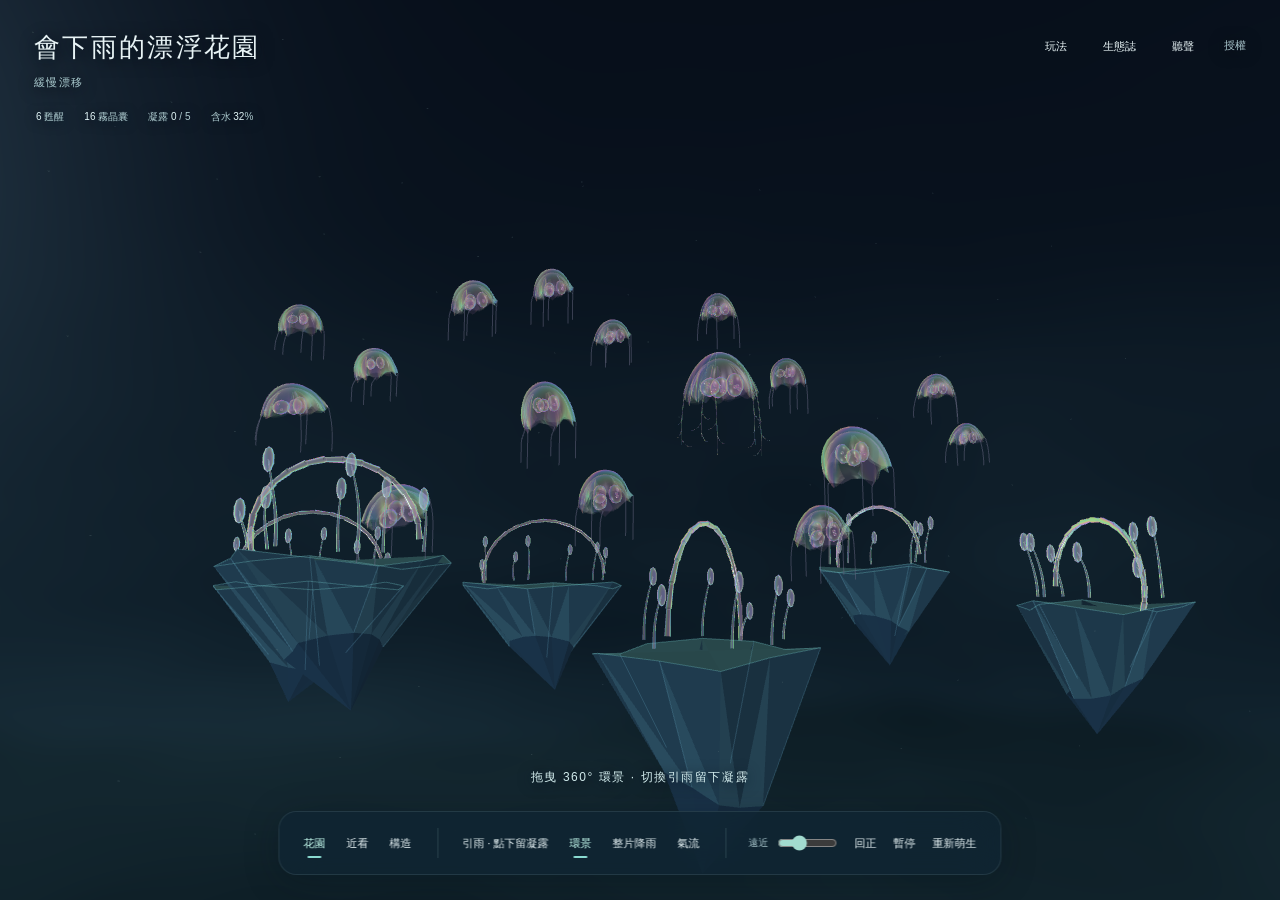
<file: index.html>
<!doctype html>
<html lang="zh-Hant">
<head>
<meta charset="utf-8"><meta name="viewport" content="width=device-width,initial-scale=1,viewport-fit=cover">
<meta name="description" content="走進會下雨的漂浮花園。用游標引雨、留下凝露、喚醒霧晶囊，在浮島與雲霧間養出自己的花園。">
<title>會下雨的漂浮花園</title><link rel="icon" href="data:,">
<link rel="stylesheet" href="assets/garden.css?v=20261126-voices">
</head>
<body>
<main id="exhibit">
<canvas id="canvas" data-mode="habitat" tabindex="0" aria-label="漂浮花園互動場景，移動引雨、點擊放置凝露點"></canvas>
<header><div><h1>會下雨的漂浮花園</h1><p id="status" role="status">霧正慢慢聚起</p></div><div class="header-actions"><button id="help" aria-expanded="false" aria-controls="guide">玩法</button><button id="field-guide-toggle" aria-expanded="false" aria-controls="field-guide">生態誌</button><button id="sound-toggle" aria-pressed="false" aria-describedby="sound-status">聽聲</button><a href="licenses.html">授權</a></div></header>
<span id="sound-status" class="sound-status" role="status"></span>
<div class="life-readings"><span><b id="awake">0</b> 甦醒</span><span><b id="count">16</b> 霧晶囊</span><span>凝露 <b id="dew-count">0</b> / 5</span><span>含水 <b id="water">0</b>%</span></div>
<aside id="guide" hidden><button class="close-guide" onclick="document.getElementById('help').click()" aria-label="關閉玩法">×</button><h2>留下一點雨，花園就會靠近</h2><p>移動游標，讓細雨落在生物身旁。</p><p>點一下，留下一朵凝露。牠們會靠過來，慢慢張開。凝露維持約半分鐘，再逐漸蒸散。</p><p>持續補水，看看有沒有新的小霧晶囊誕生。</p><p>拖曳即可繞花園一整圈，上下拖看天空與浮島底部。滾輪調整遠近。切換「引雨」再點下留凝露，或按住滑鼠右鍵轉動。</p><p>WASD 或方向鍵，引導最亮的一隻霧晶囊。</p><p>按「聽聲」後再引雨，聽濕褶瓣在展開時輕彈。</p><p class="small">空白鍵暫停　R 重新萌生　Esc 收起說明</p></aside>
<aside id="anatomy" hidden><div class="anatomy-tabs"><button id="whole" aria-pressed="true">全貌</button><button id="membrane" aria-pressed="false">外膜</button><button id="chambers" aria-pressed="false">囊室</button><button id="filaments" aria-pressed="false">細絲</button></div><h2 id="part-title">霧晶囊</h2><p id="part-description"></p></aside>
<aside id="field-guide" aria-labelledby="field-guide-title" hidden>
  <button id="field-guide-close" class="close-guide" aria-label="關閉生態誌">×</button>
  <h2 id="field-guide-title">霧晶囊生態誌</h2>
  <p>人類消失五百年後，多姆山的雨把岩縫、薄水膜和低層雲霧連在一起。每一次起霧，花園都可能在另一處重新長出。</p>
  <div class="field-list">
    <details open>
      <summary>凝露簧</summary>
      <p>凝露拉住兩道褶瓣。水珠滑落時，褶邊回彈，發出短促的振動。較重的濕褶彈得沉，小芽脫落時只有輕輕一下。</p>
      <p>外膜保水，分岔細絲接霧，三個內部區域分別緩衝水分、儲存可用碳與長芽。凝露簧由導水的褶邊演化而來，排水也能減少外滴的拖拉。</p>
    </details>
    <details>
      <summary>在霧與岩面之間長大</summary>
      <p>小芽卡在苔槽、岩縫或玻璃刮痕，吸水後展開。水、有機碳與氧氣都足夠時，母體才長出下一顆芽。暴雨會沖走聚落，短暫的乾期有些芽能折起休眠。</p>
      <p>少數小芽隨微小雨濺進入空氣，被氣流帶到霧裡。合滴和飽水也讓牠們更容易隨雨回到坡面。</p>
    </details>
    <details>
      <summary>濕絲上的回聲</summary>
      <p>相鄰個體共用水膜時，一隻的褶邊回彈可拉動另一隻的細絲。溶質也會留在小滴裡，累積到一定程度才影響附著。水橋一斷，回聲就停下。</p>
      <p>個體離開後，吸水膠會在岩面留下濕痕。下一次起霧，濕痕先吸到水，可能讓後來的芽在同一處落腳。</p>
    </details>
    <details>
      <summary>同一種生物，不同的棲位</summary>
      <p>長絲型擅長在背風的濕縫接住水，長絲也更容易被風拖裂。短褶型常見於乾濕交替的外坡，收得更緊，能搭出的水橋也更少。</p>
    </details>
    <details>
      <summary>花園裡的鄰居</summary>
      <p>貼在石面上的近緣霧脊囊幾乎沉默。苔槽藻在有光的薄水膜生長，老化的膜和藻體在濕縫中被分解。裂膜食滴蟲在濕處尋找外露的芽，讓密集聚落也有被吃掉的代價。</p>
    </details>
  </div>
  <div class="listen-preview">
    <h3>近聽花園</h3>
    <p>聽不同個體的褶瓣怎麼顫動。水分、褶片的厚薄與接觸位置都會改變音色。</p>
    <label class="clip-selection">片段
      <select id="garden-clip">
        <option value="05-garden.wav">整段花園 · 26 秒</option>
        <option value="01-individuals.wav">三隻個體</option>
        <option value="02-wet-fold.wav">同一隻從回濕到卸露</option>
        <option value="03-filament-chain.wav">濕絲接力與斷開</option>
        <option value="04-buds.wav">兩顆小芽</option>
      </select>
    </label>
    <audio id="garden-preview" controls preload="none" src="./assets/audio/05-garden.wav" aria-label="霧晶囊聲音試聽"></audio>
  </div>
</aside>
<div id="loading"><p id="load-state">雲帶正在甦醒…</p></div>
<footer>
<div class="view-controls"><button id="colony" aria-pressed="true">花園</button><button id="single" aria-pressed="false">近看</button><button id="inspect" aria-expanded="false" aria-controls="anatomy" aria-pressed="false">構造</button></div>
<div class="tools" aria-label="花園操作"><button id="water-mode" aria-pressed="false">引雨 · 點下留凝露</button><button id="orbit-mode" aria-pressed="true">環景</button><button id="rain">整片降雨</button><button id="wind" aria-pressed="false">氣流</button></div>
<div class="utility"><label>遠近<input id="zoom" aria-label="觀察遠近" type="range" min="65" max="180" value="100"></label><button id="front">回正</button><button id="pause" aria-pressed="false">暫停</button><button id="reset">重新萌生</button></div>
</footer>
<p class="hint" id="hint">拖曳 360° 環景 · 切換引雨留下凝露</p>
</main>
<noscript>請啟用 JavaScript 進入花園。</noscript>
<script type="module">
import {connectGardenAudio} from './assets/garden-audio.js?v=20261126-voices';

const canvas = document.getElementById('canvas');
const guide = document.getElementById('field-guide');
const guideToggle = document.getElementById('field-guide-toggle');
const guideClose = document.getElementById('field-guide-close');
const preview = document.getElementById('garden-preview');
const audioBase = new URL('./assets/audio/', import.meta.url);
document.getElementById('garden-clip').addEventListener('change', event => {
 preview.src = new URL(event.target.value, audioBase);
});

function toggleGuide(open) {
 if (open) {
   for (const id of ['help', 'inspect']) {
     const button = document.getElementById(id);
     if (button.getAttribute('aria-expanded') === 'true') button.click();
   }
 }
 guide.hidden = !open;
 guideToggle.setAttribute('aria-expanded', String(open));
 if (open) guideClose.focus();
 else {
   preview.pause();
   guideToggle.focus();
 }
}
guideToggle.addEventListener('click', () => toggleGuide(guide.hidden));
guideClose.addEventListener('click', () => toggleGuide(false));
guide.addEventListener('keydown', event => {
 if (event.key !== 'Escape') event.stopPropagation();
});
for (const id of ['help', 'inspect']) {
 document.getElementById(id).addEventListener('click', () => {
   if (guide.hidden) return;
   toggleGuide(false);
   document.getElementById(id).focus();
 });
}
document.addEventListener('keydown', event => {
 if (event.key === 'Escape' && !guide.hidden) toggleGuide(false);
});

try {
 const {default:init}=await import('./assets/mist_garden.js?v=20261126-voices');
 await init({module_or_path:new URL('./assets/mist_garden_bg.wasm?v=20261126-voices',import.meta.url)});
 connectGardenAudio(canvas, document.getElementById('sound-toggle'), preview);
 canvas.addEventListener('pointerdown',()=>document.getElementById('hint').classList.add('used'),{once:true});
} catch(error) {document.getElementById('load-state').textContent='花園暫時無法啟動，請重新整理或使用支援 WebGL2 的瀏覽器。';console.error(error);}
</script>
</body></html>
</file>
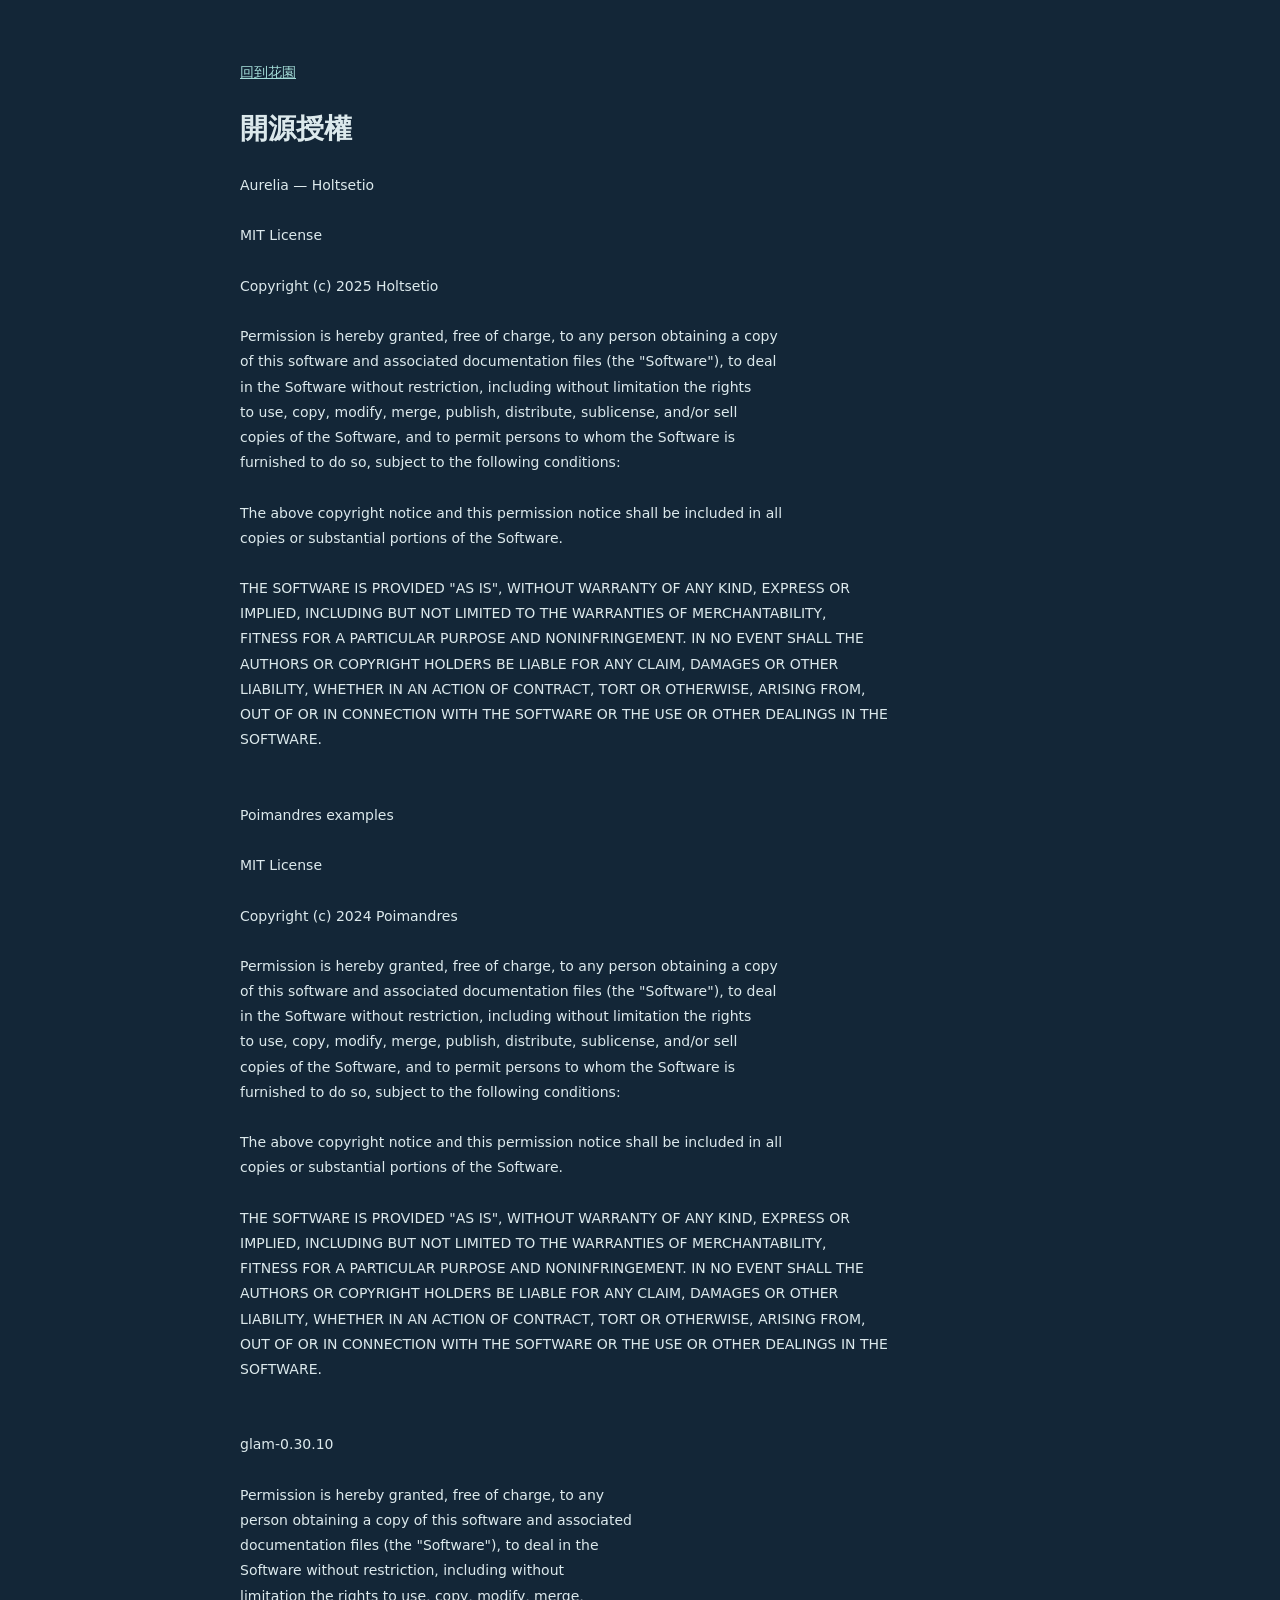
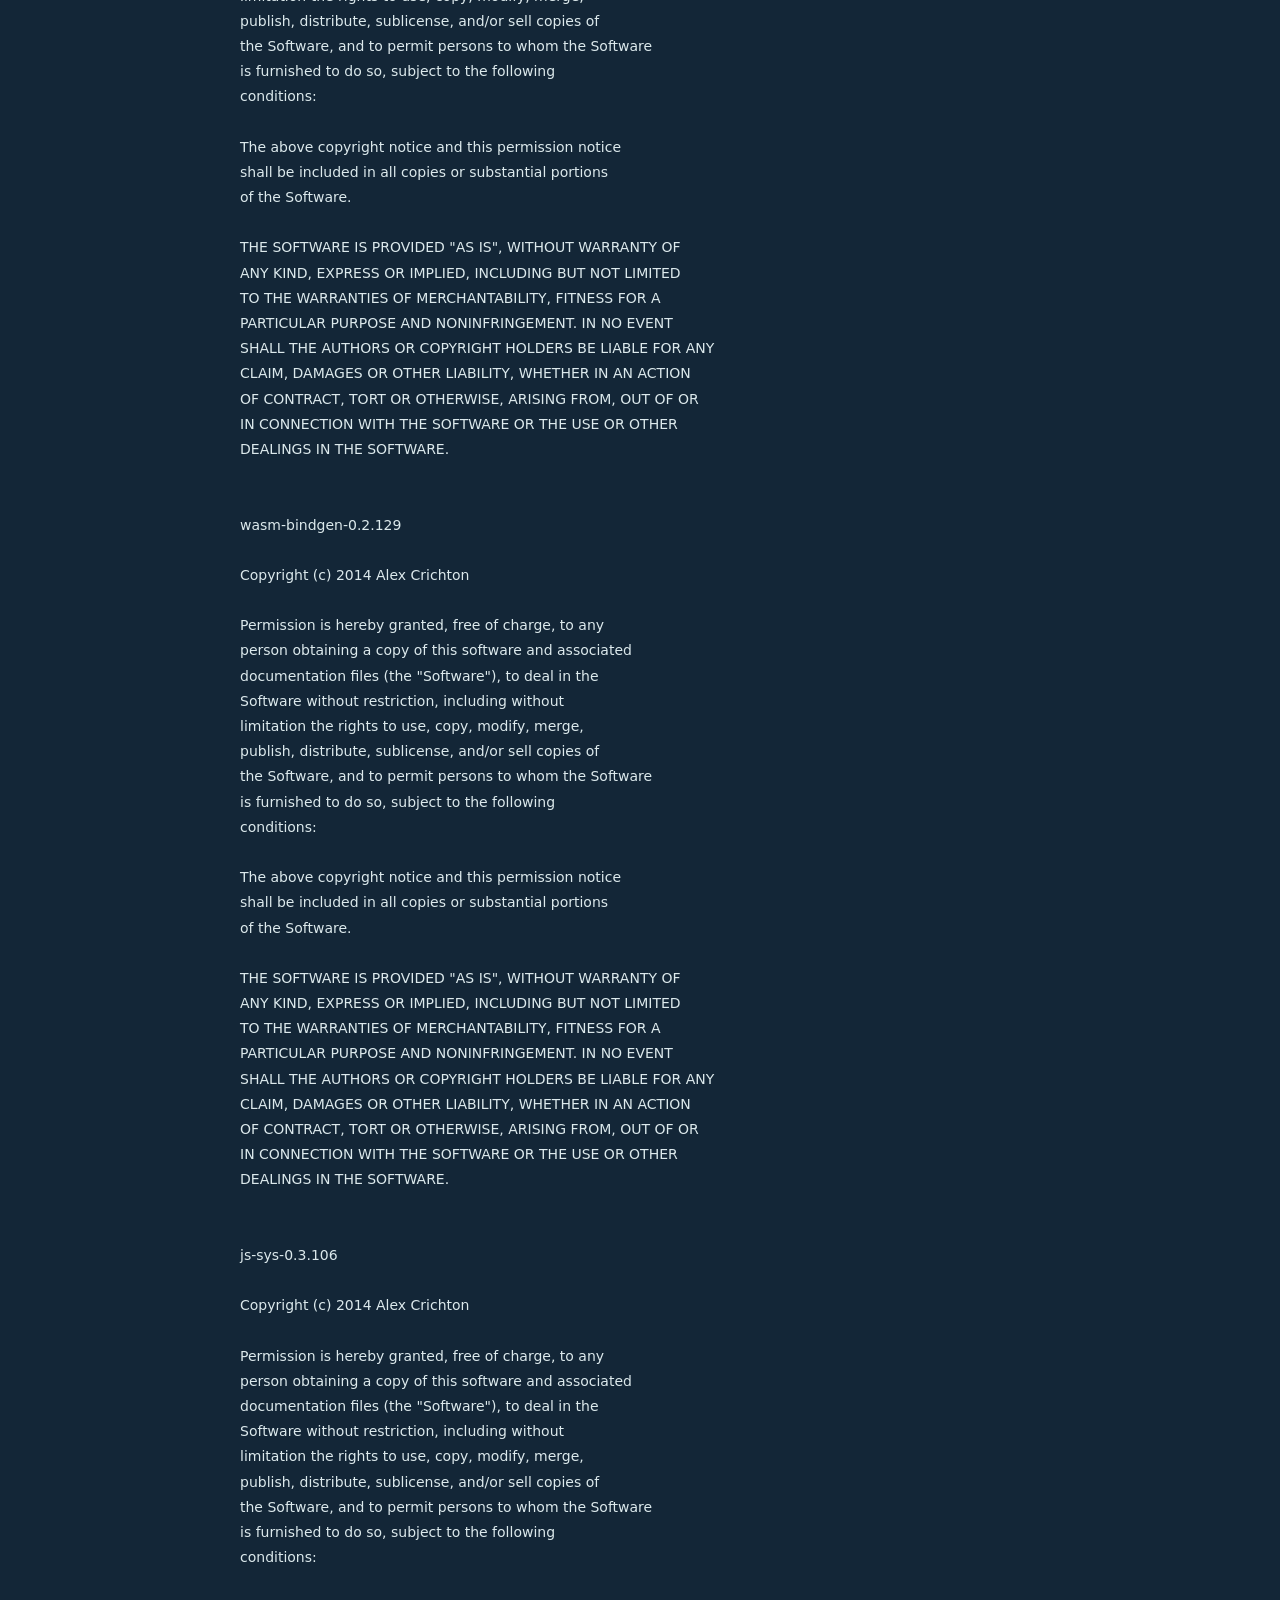
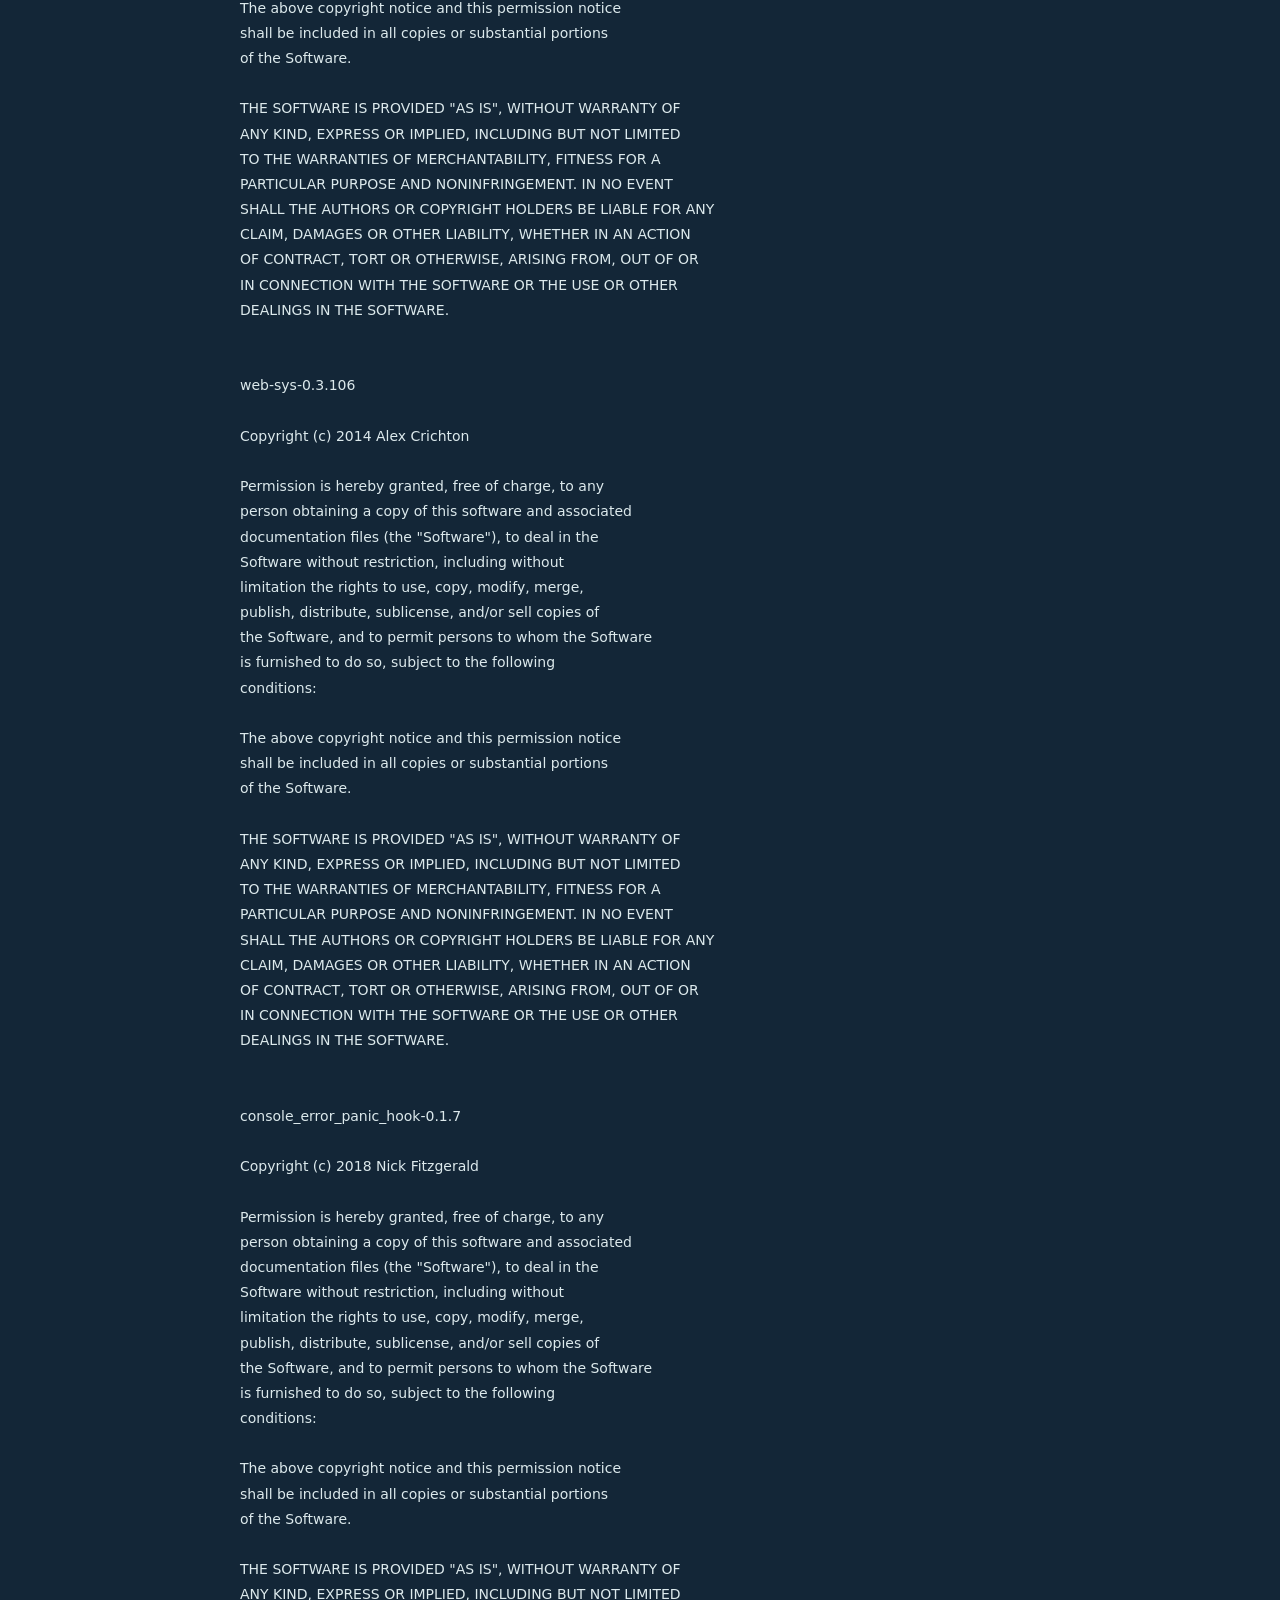
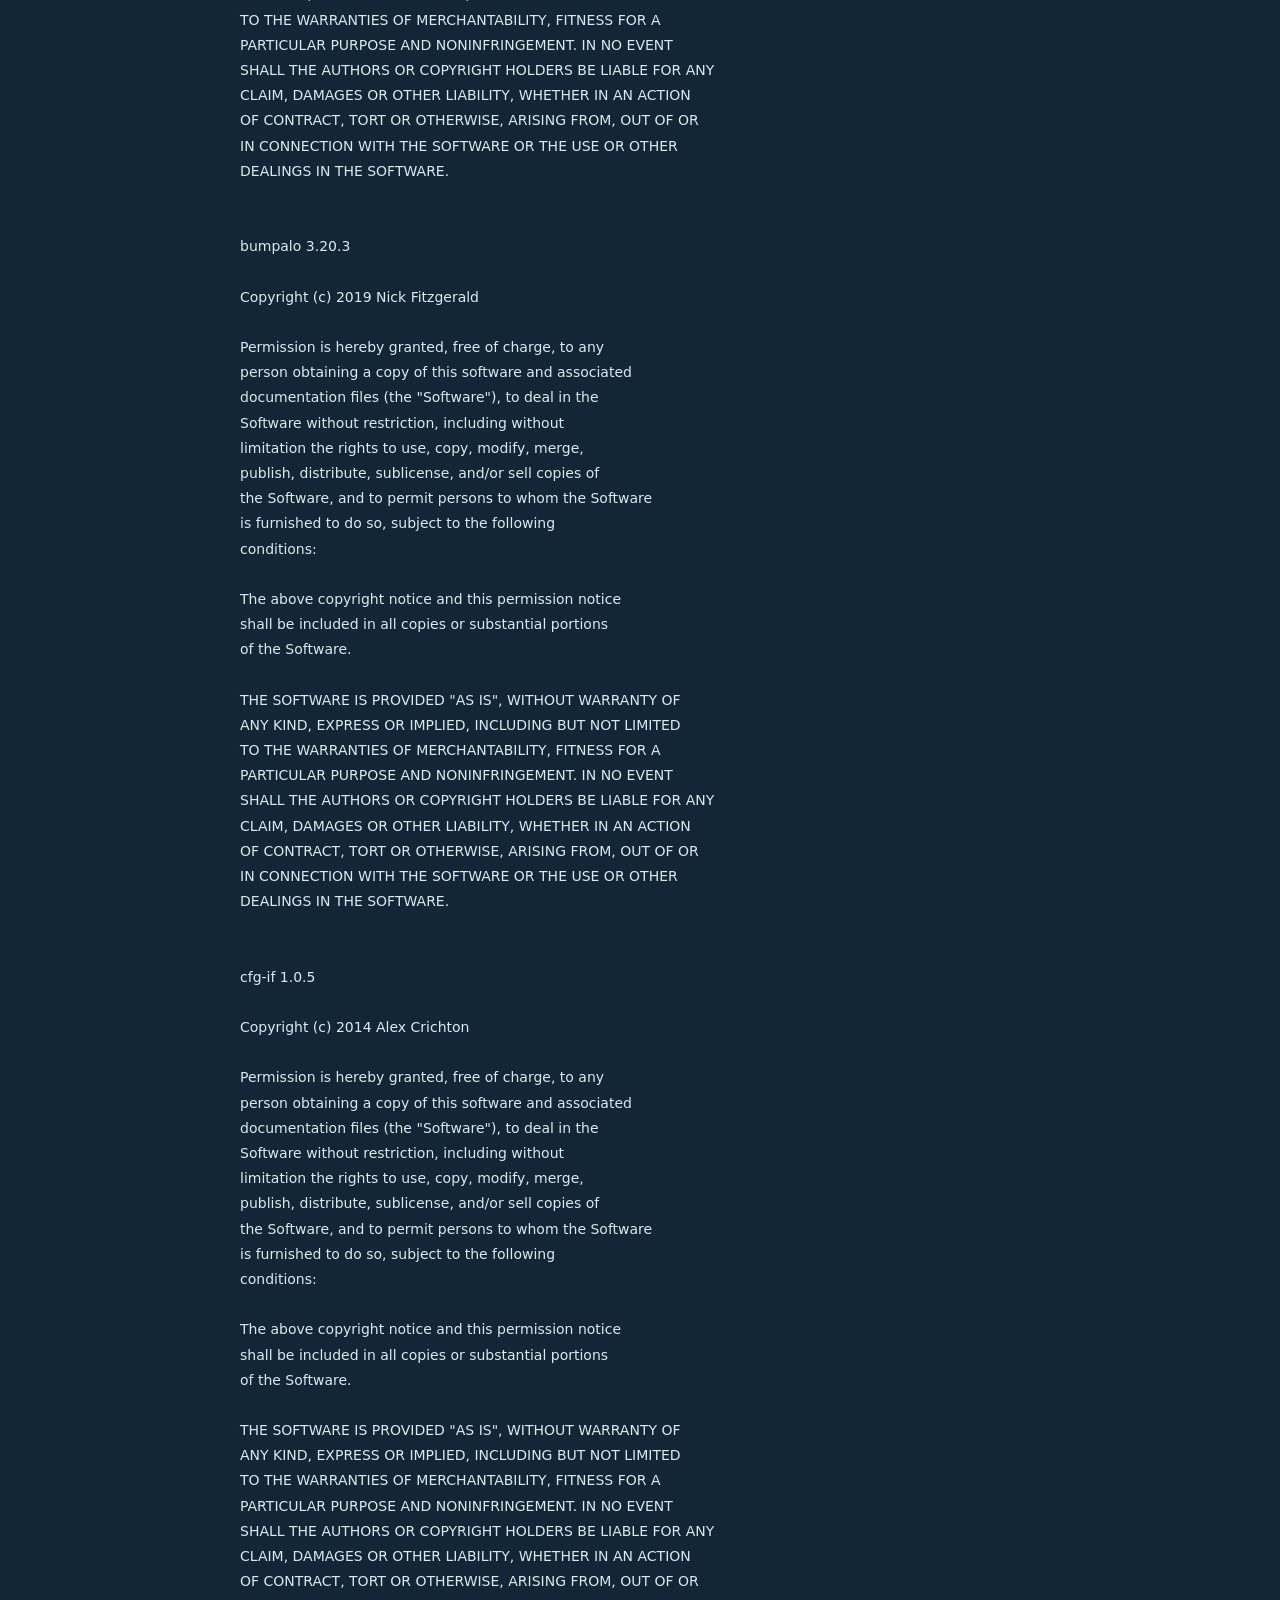
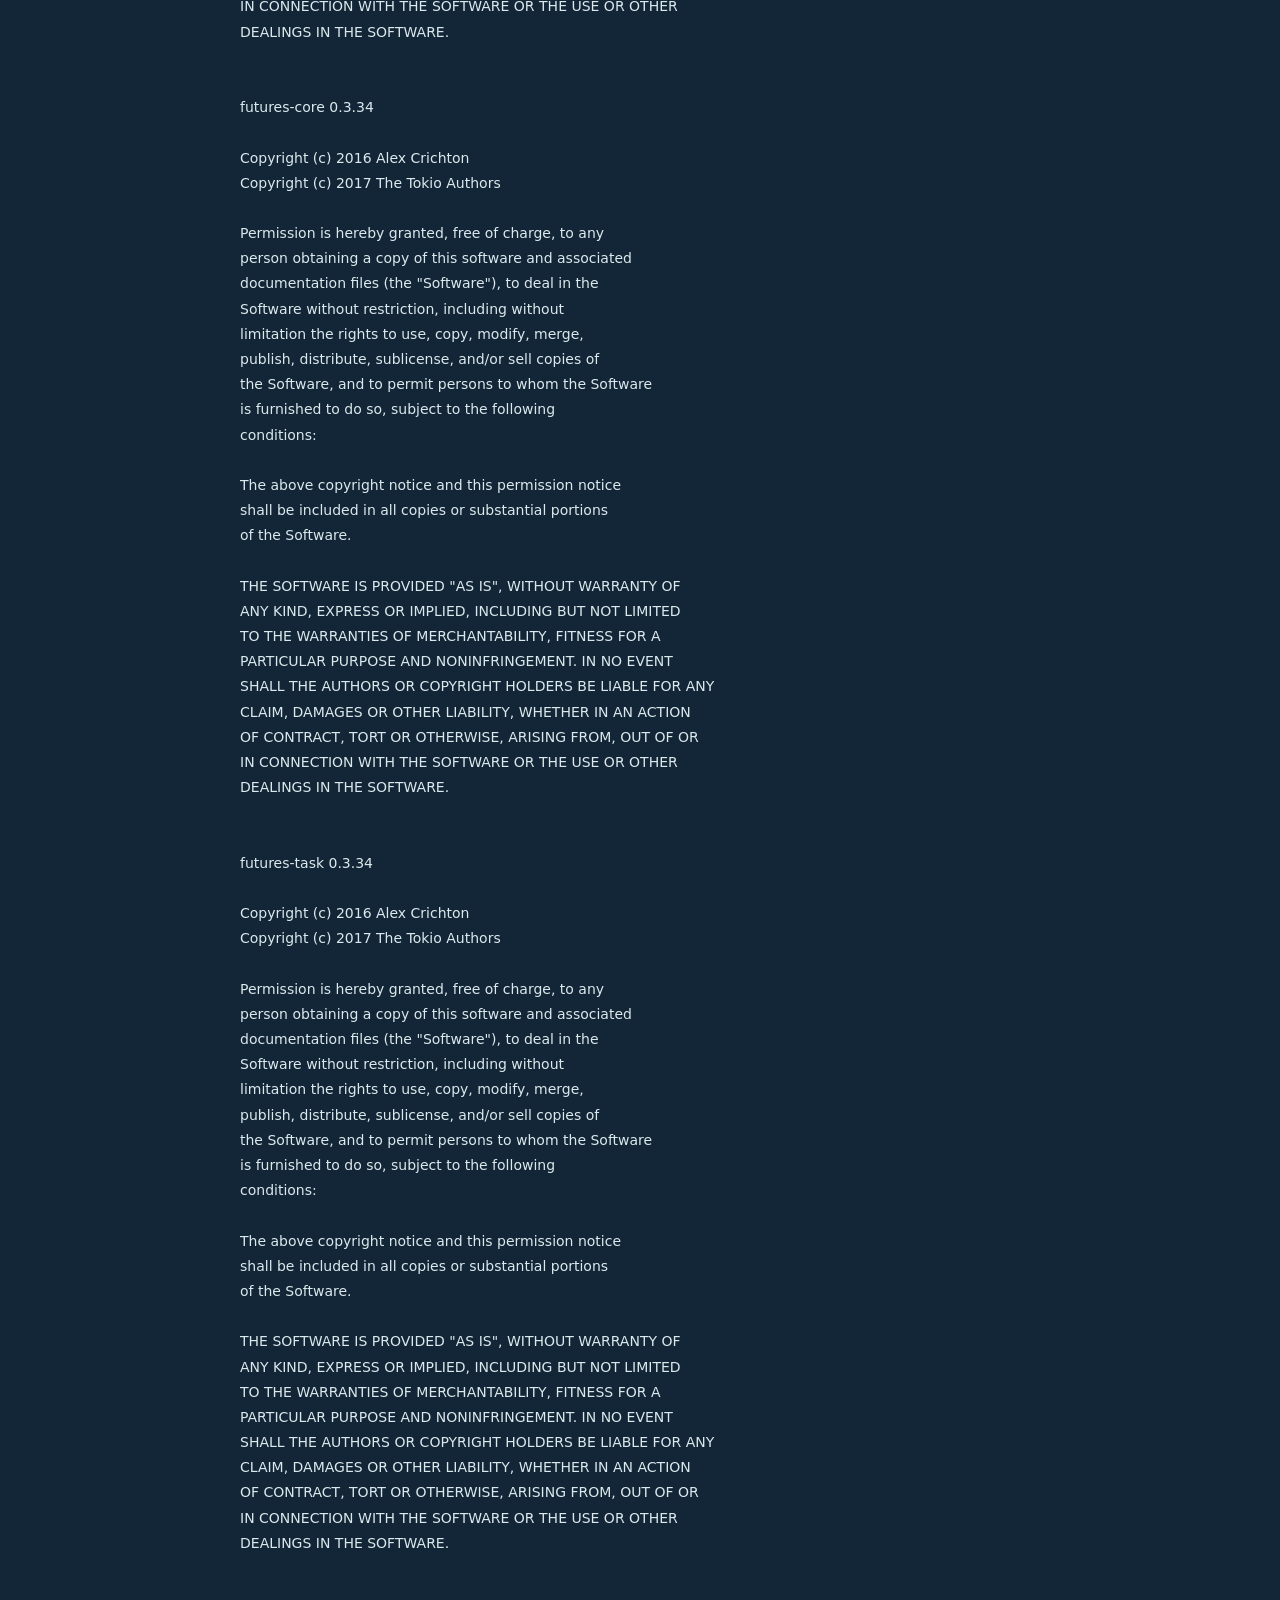
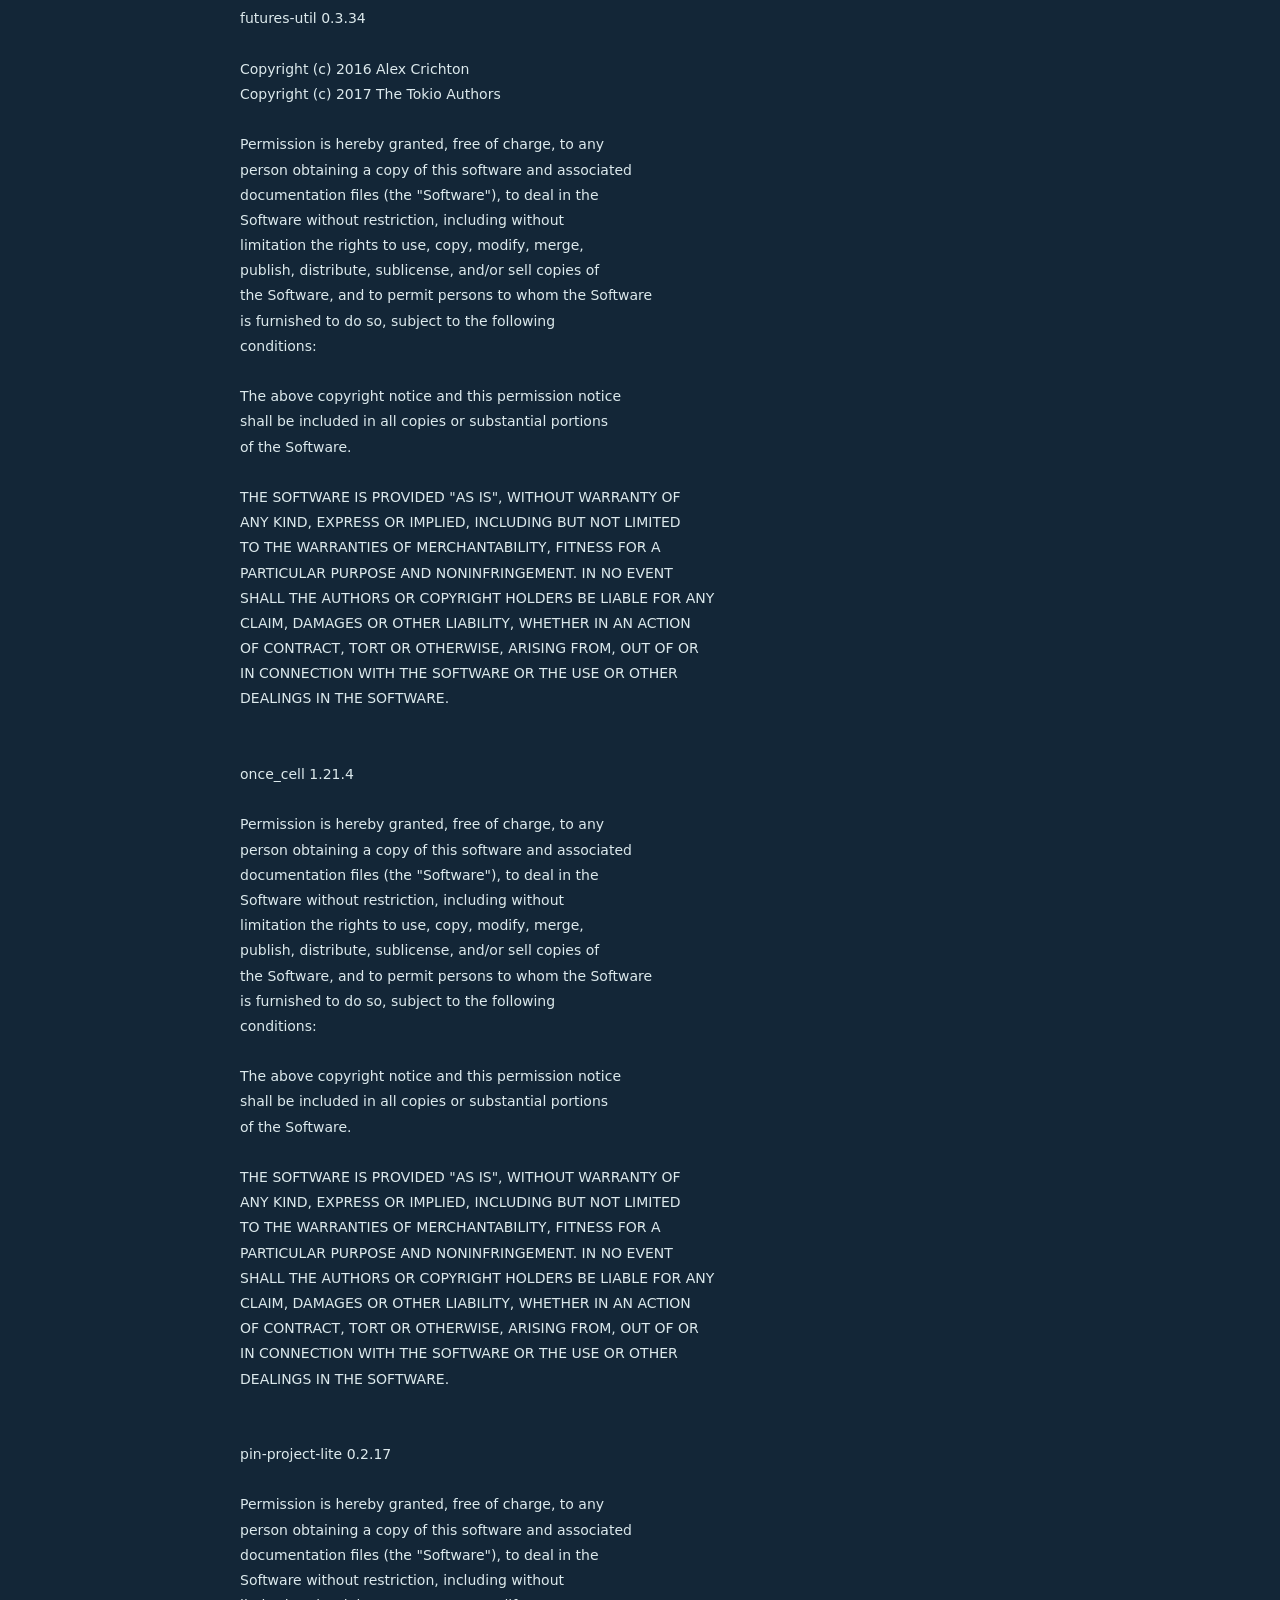
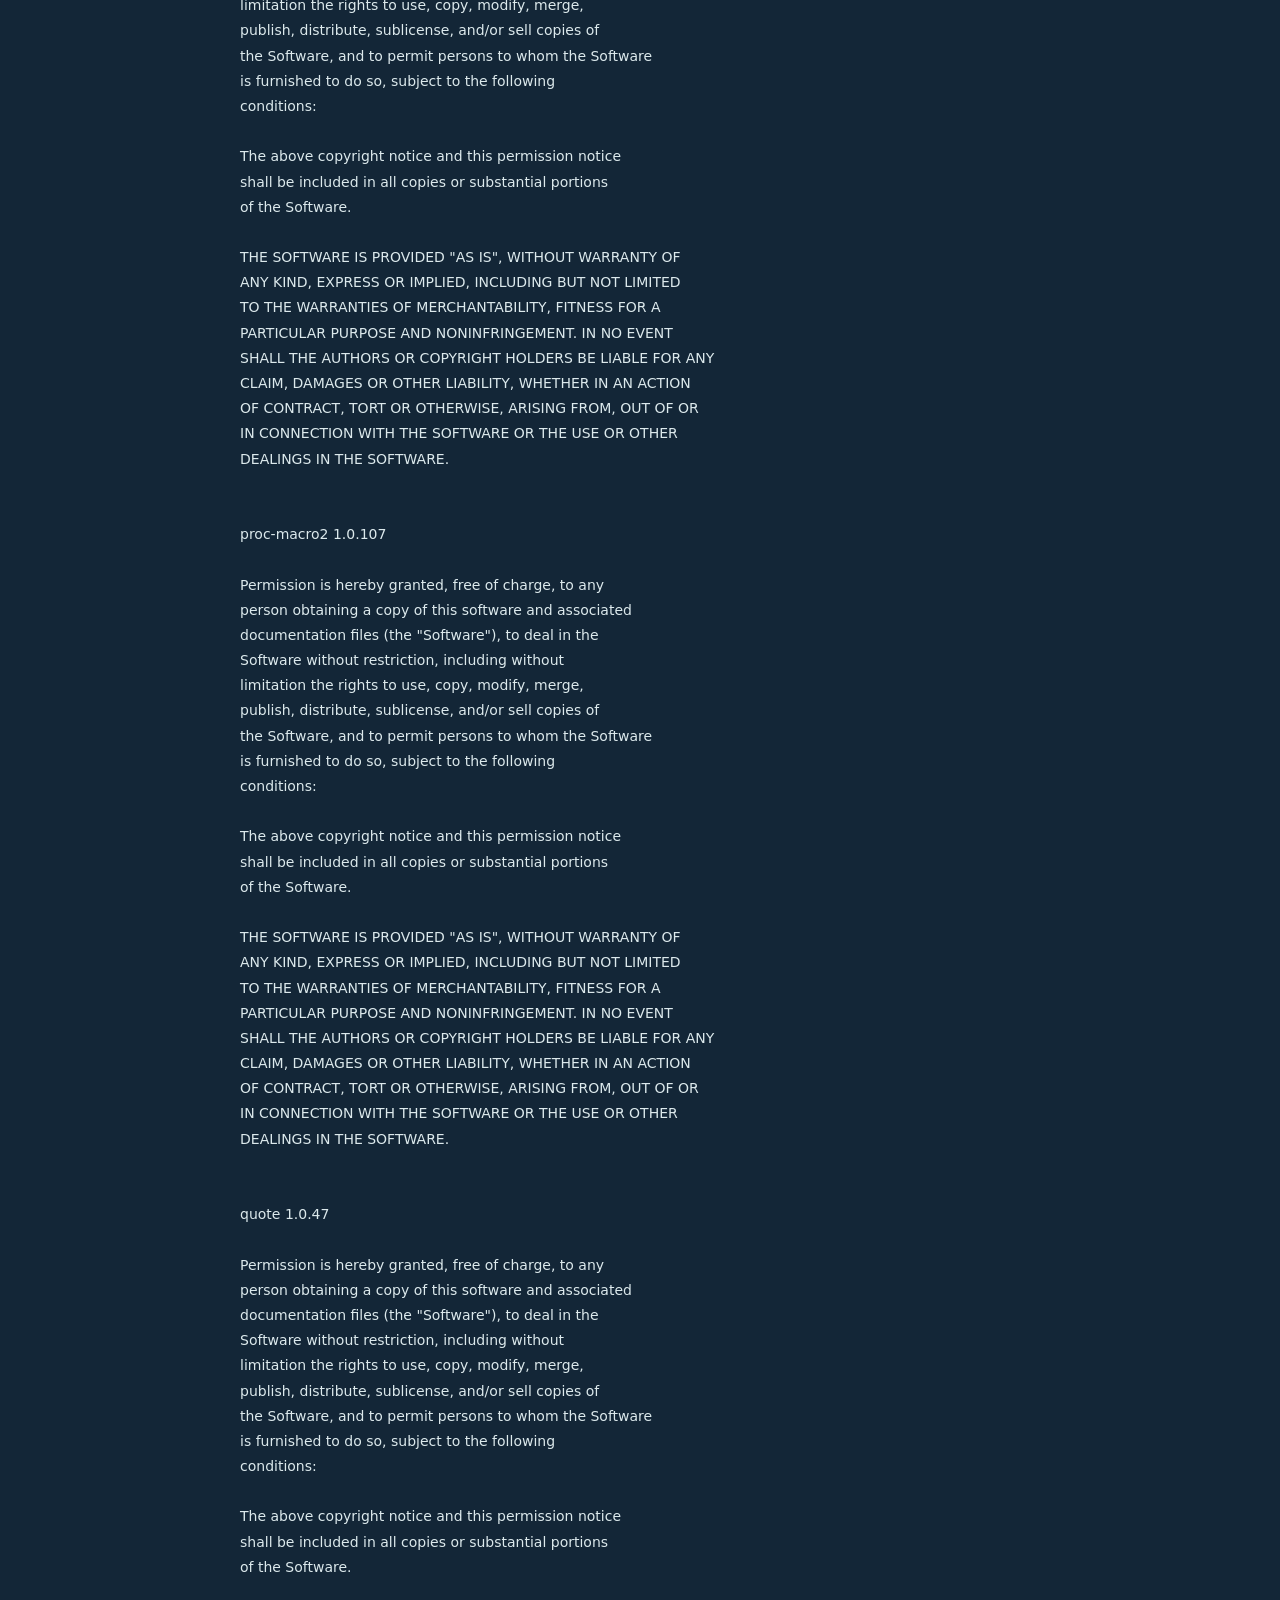
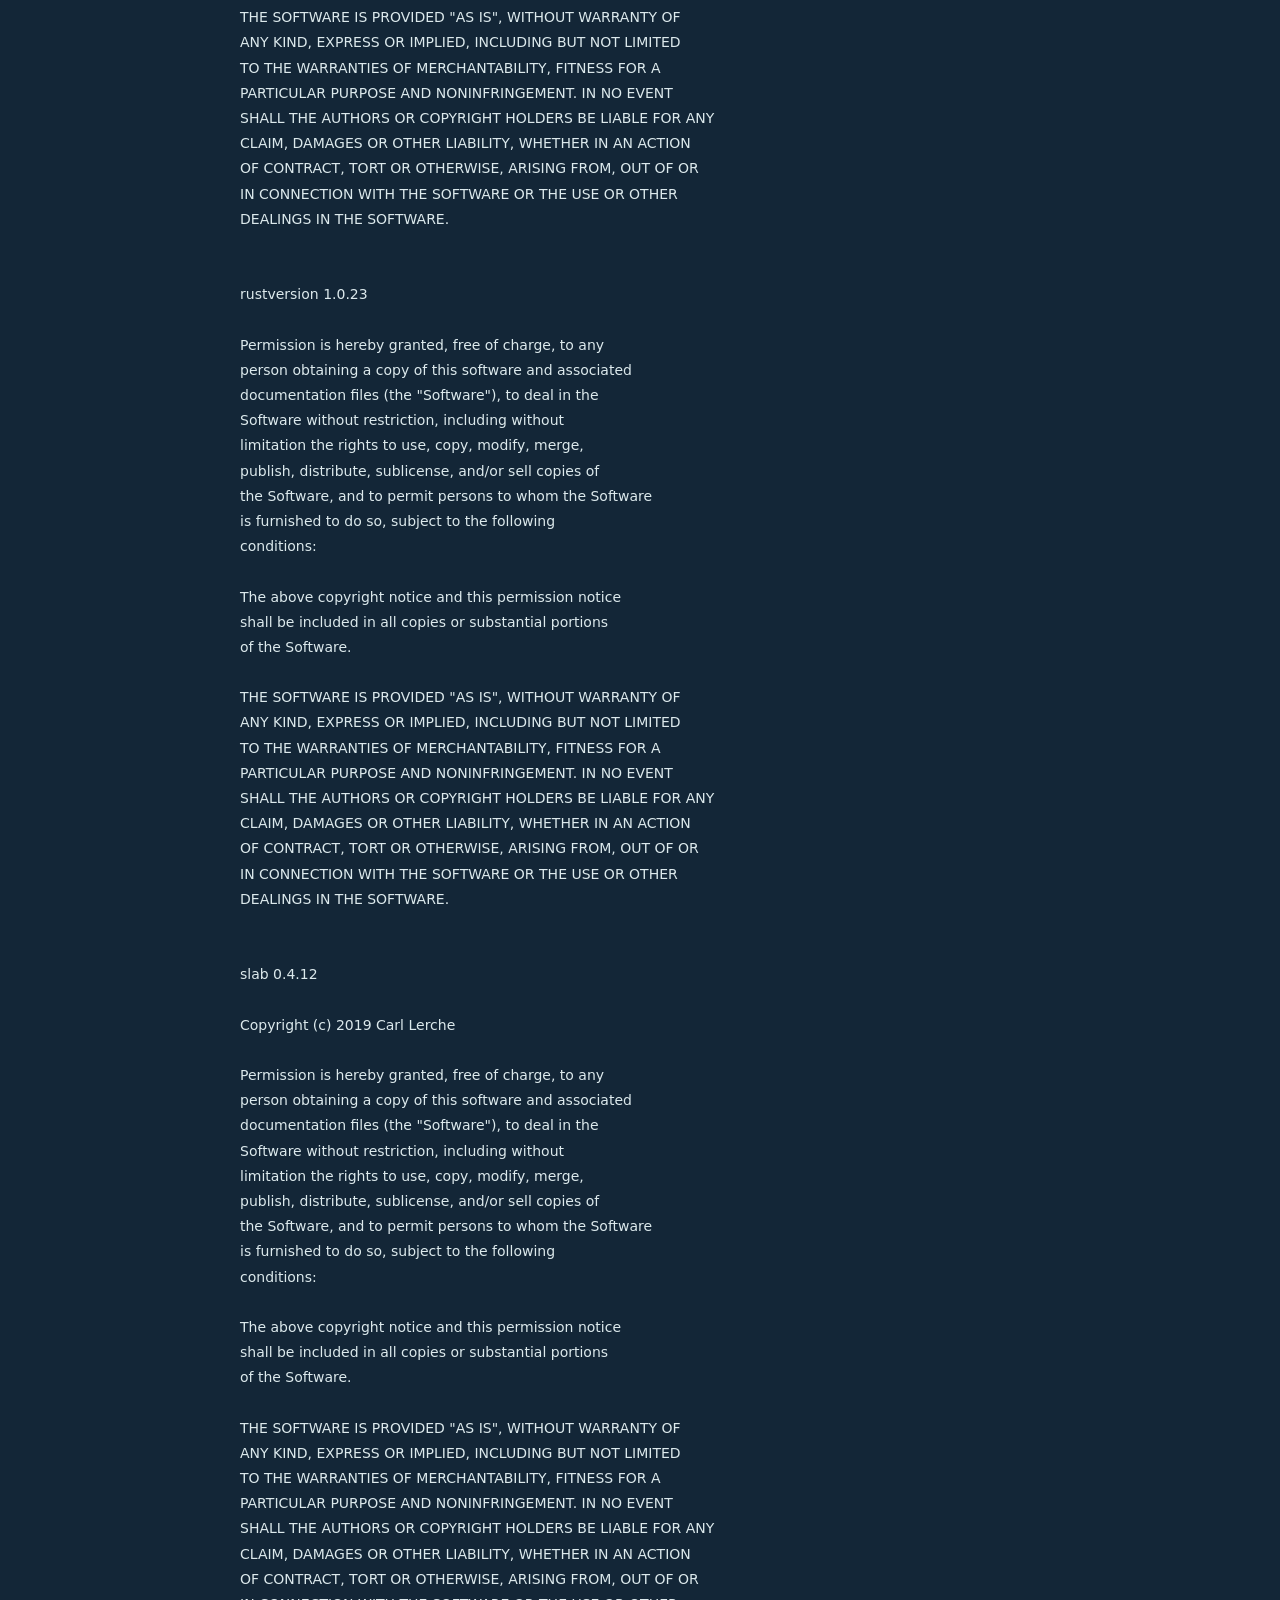
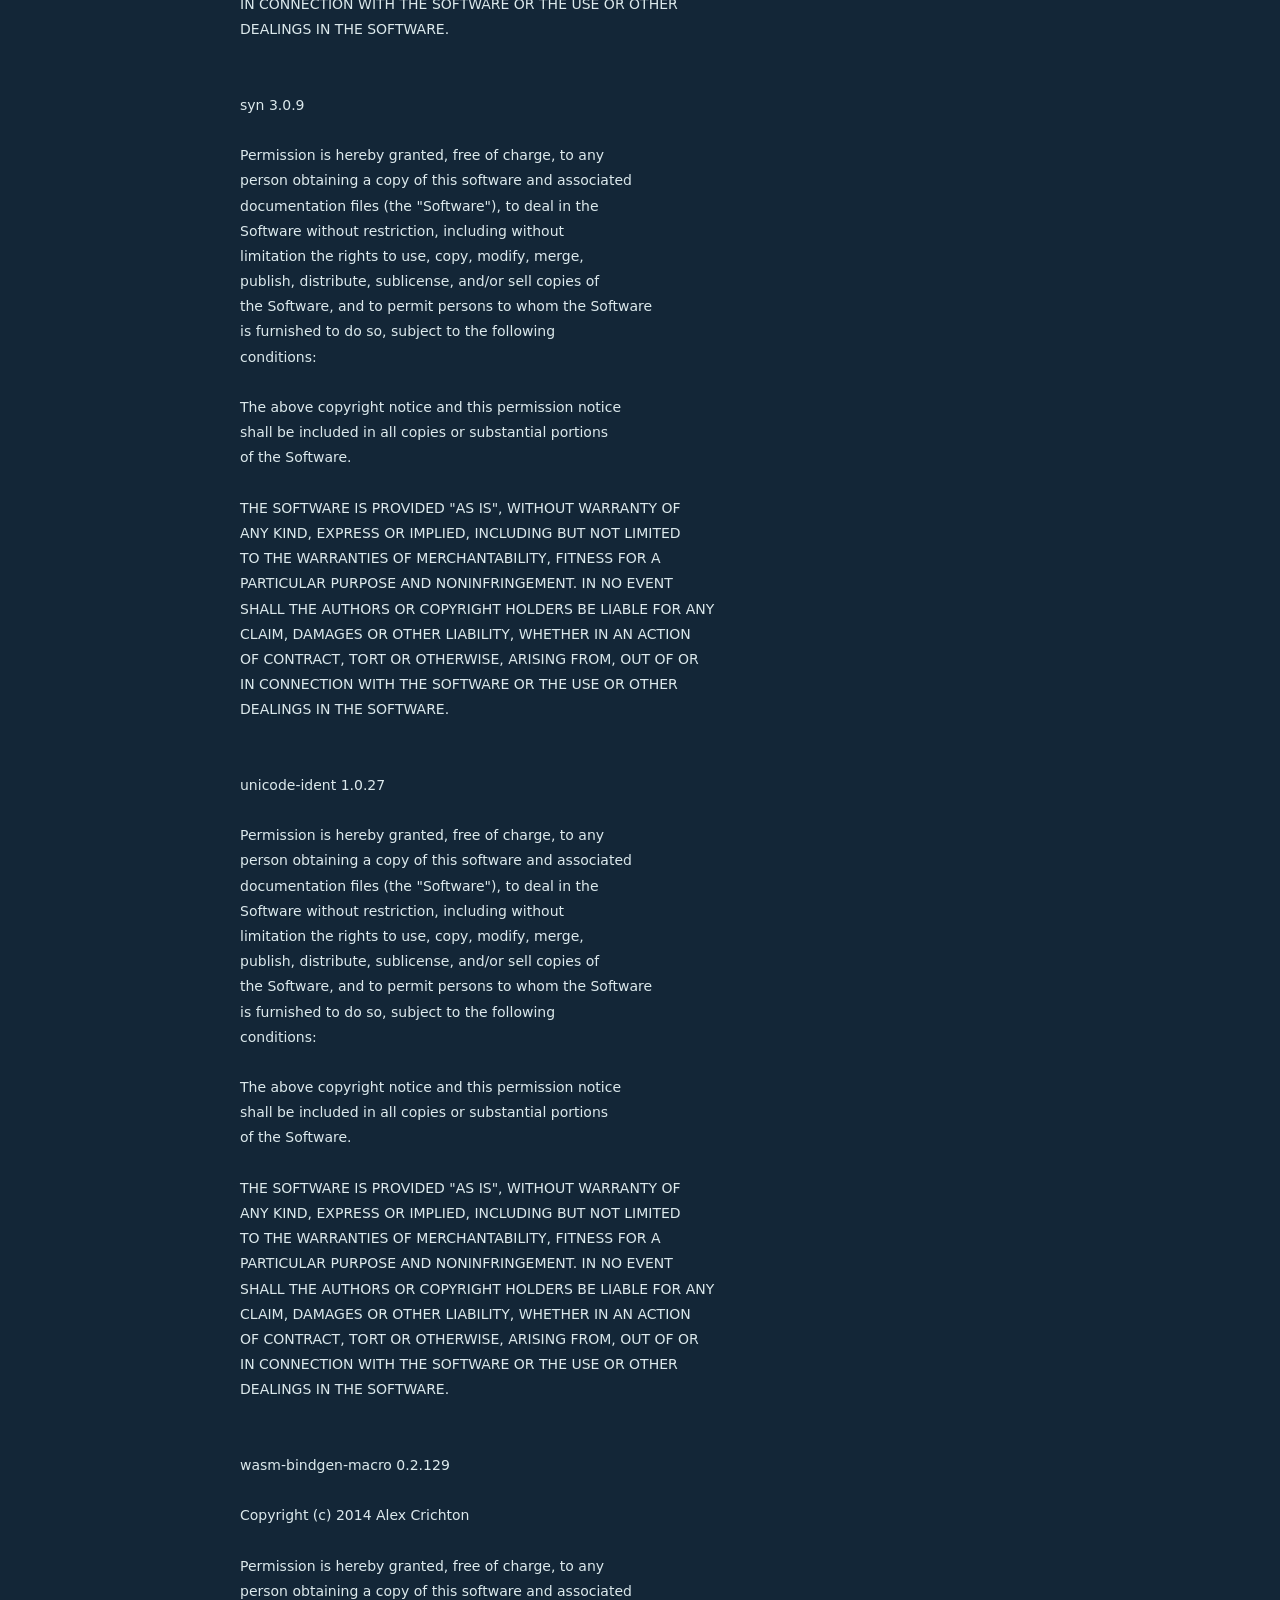
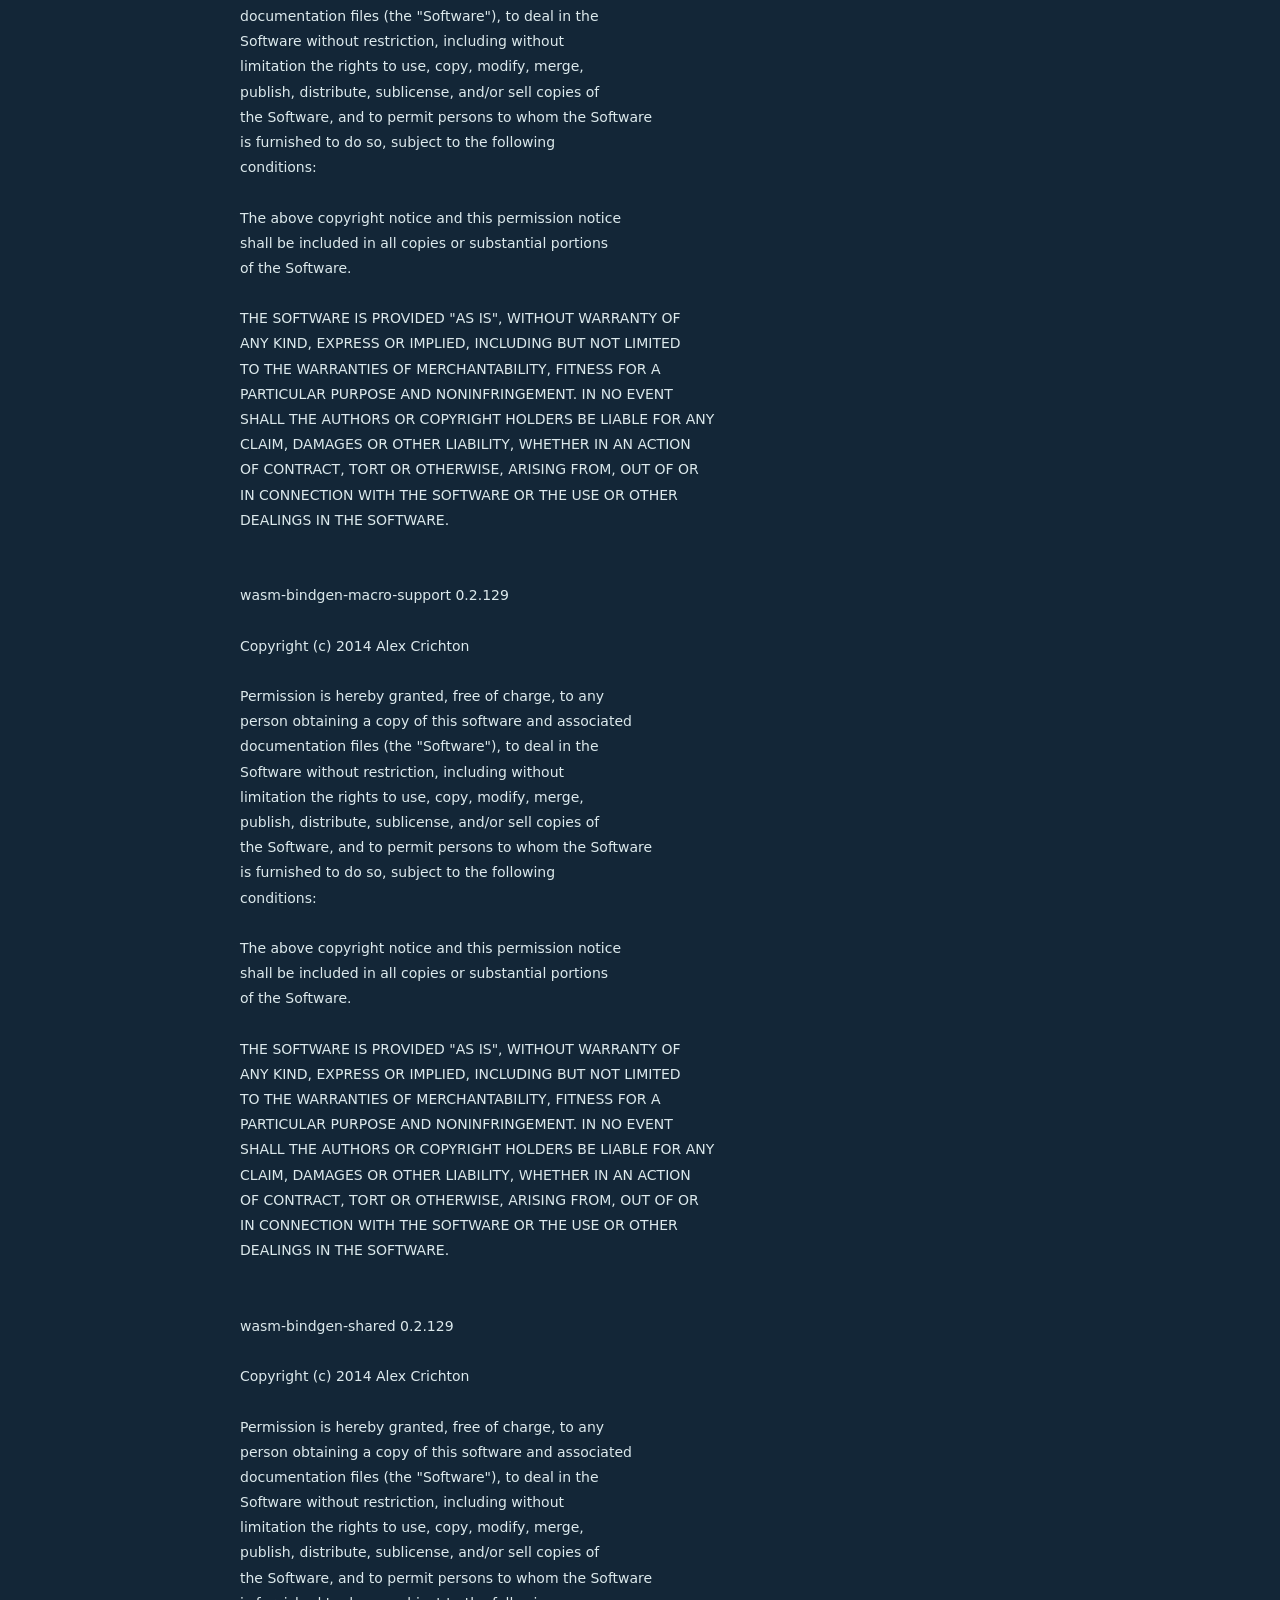
<file: licenses.html>
<!doctype html><html lang="zh-Hant"><head><meta charset="utf-8"><meta name="viewport" content="width=device-width,initial-scale=1"><title>開源授權</title><link rel="icon" href="data:,"><style>body{background:#132637;color:#dce9ec;font:14px/1.8 system-ui;max-width:800px;margin:40px auto;padding:20px}a{color:#a4ddd8}pre{white-space:pre-wrap;font:inherit}</style></head><body><a href="./">回到花園</a><h1>開源授權</h1><pre>Aurelia — Holtsetio

MIT License

Copyright (c) 2025 Holtsetio

Permission is hereby granted, free of charge, to any person obtaining a copy
of this software and associated documentation files (the &quot;Software&quot;), to deal
in the Software without restriction, including without limitation the rights
to use, copy, modify, merge, publish, distribute, sublicense, and/or sell
copies of the Software, and to permit persons to whom the Software is
furnished to do so, subject to the following conditions:

The above copyright notice and this permission notice shall be included in all
copies or substantial portions of the Software.

THE SOFTWARE IS PROVIDED &quot;AS IS&quot;, WITHOUT WARRANTY OF ANY KIND, EXPRESS OR
IMPLIED, INCLUDING BUT NOT LIMITED TO THE WARRANTIES OF MERCHANTABILITY,
FITNESS FOR A PARTICULAR PURPOSE AND NONINFRINGEMENT. IN NO EVENT SHALL THE
AUTHORS OR COPYRIGHT HOLDERS BE LIABLE FOR ANY CLAIM, DAMAGES OR OTHER
LIABILITY, WHETHER IN AN ACTION OF CONTRACT, TORT OR OTHERWISE, ARISING FROM,
OUT OF OR IN CONNECTION WITH THE SOFTWARE OR THE USE OR OTHER DEALINGS IN THE
SOFTWARE.


Poimandres examples

MIT License

Copyright (c) 2024 Poimandres

Permission is hereby granted, free of charge, to any person obtaining a copy
of this software and associated documentation files (the &quot;Software&quot;), to deal
in the Software without restriction, including without limitation the rights
to use, copy, modify, merge, publish, distribute, sublicense, and/or sell
copies of the Software, and to permit persons to whom the Software is
furnished to do so, subject to the following conditions:

The above copyright notice and this permission notice shall be included in all
copies or substantial portions of the Software.

THE SOFTWARE IS PROVIDED &quot;AS IS&quot;, WITHOUT WARRANTY OF ANY KIND, EXPRESS OR
IMPLIED, INCLUDING BUT NOT LIMITED TO THE WARRANTIES OF MERCHANTABILITY,
FITNESS FOR A PARTICULAR PURPOSE AND NONINFRINGEMENT. IN NO EVENT SHALL THE
AUTHORS OR COPYRIGHT HOLDERS BE LIABLE FOR ANY CLAIM, DAMAGES OR OTHER
LIABILITY, WHETHER IN AN ACTION OF CONTRACT, TORT OR OTHERWISE, ARISING FROM,
OUT OF OR IN CONNECTION WITH THE SOFTWARE OR THE USE OR OTHER DEALINGS IN THE
SOFTWARE.


glam-0.30.10

Permission is hereby granted, free of charge, to any
person obtaining a copy of this software and associated
documentation files (the &quot;Software&quot;), to deal in the
Software without restriction, including without
limitation the rights to use, copy, modify, merge,
publish, distribute, sublicense, and/or sell copies of
the Software, and to permit persons to whom the Software
is furnished to do so, subject to the following
conditions:

The above copyright notice and this permission notice
shall be included in all copies or substantial portions
of the Software.

THE SOFTWARE IS PROVIDED &quot;AS IS&quot;, WITHOUT WARRANTY OF
ANY KIND, EXPRESS OR IMPLIED, INCLUDING BUT NOT LIMITED
TO THE WARRANTIES OF MERCHANTABILITY, FITNESS FOR A
PARTICULAR PURPOSE AND NONINFRINGEMENT. IN NO EVENT
SHALL THE AUTHORS OR COPYRIGHT HOLDERS BE LIABLE FOR ANY
CLAIM, DAMAGES OR OTHER LIABILITY, WHETHER IN AN ACTION
OF CONTRACT, TORT OR OTHERWISE, ARISING FROM, OUT OF OR
IN CONNECTION WITH THE SOFTWARE OR THE USE OR OTHER
DEALINGS IN THE SOFTWARE.


wasm-bindgen-0.2.129

Copyright (c) 2014 Alex Crichton

Permission is hereby granted, free of charge, to any
person obtaining a copy of this software and associated
documentation files (the &quot;Software&quot;), to deal in the
Software without restriction, including without
limitation the rights to use, copy, modify, merge,
publish, distribute, sublicense, and/or sell copies of
the Software, and to permit persons to whom the Software
is furnished to do so, subject to the following
conditions:

The above copyright notice and this permission notice
shall be included in all copies or substantial portions
of the Software.

THE SOFTWARE IS PROVIDED &quot;AS IS&quot;, WITHOUT WARRANTY OF
ANY KIND, EXPRESS OR IMPLIED, INCLUDING BUT NOT LIMITED
TO THE WARRANTIES OF MERCHANTABILITY, FITNESS FOR A
PARTICULAR PURPOSE AND NONINFRINGEMENT. IN NO EVENT
SHALL THE AUTHORS OR COPYRIGHT HOLDERS BE LIABLE FOR ANY
CLAIM, DAMAGES OR OTHER LIABILITY, WHETHER IN AN ACTION
OF CONTRACT, TORT OR OTHERWISE, ARISING FROM, OUT OF OR
IN CONNECTION WITH THE SOFTWARE OR THE USE OR OTHER
DEALINGS IN THE SOFTWARE.


js-sys-0.3.106

Copyright (c) 2014 Alex Crichton

Permission is hereby granted, free of charge, to any
person obtaining a copy of this software and associated
documentation files (the &quot;Software&quot;), to deal in the
Software without restriction, including without
limitation the rights to use, copy, modify, merge,
publish, distribute, sublicense, and/or sell copies of
the Software, and to permit persons to whom the Software
is furnished to do so, subject to the following
conditions:

The above copyright notice and this permission notice
shall be included in all copies or substantial portions
of the Software.

THE SOFTWARE IS PROVIDED &quot;AS IS&quot;, WITHOUT WARRANTY OF
ANY KIND, EXPRESS OR IMPLIED, INCLUDING BUT NOT LIMITED
TO THE WARRANTIES OF MERCHANTABILITY, FITNESS FOR A
PARTICULAR PURPOSE AND NONINFRINGEMENT. IN NO EVENT
SHALL THE AUTHORS OR COPYRIGHT HOLDERS BE LIABLE FOR ANY
CLAIM, DAMAGES OR OTHER LIABILITY, WHETHER IN AN ACTION
OF CONTRACT, TORT OR OTHERWISE, ARISING FROM, OUT OF OR
IN CONNECTION WITH THE SOFTWARE OR THE USE OR OTHER
DEALINGS IN THE SOFTWARE.


web-sys-0.3.106

Copyright (c) 2014 Alex Crichton

Permission is hereby granted, free of charge, to any
person obtaining a copy of this software and associated
documentation files (the &quot;Software&quot;), to deal in the
Software without restriction, including without
limitation the rights to use, copy, modify, merge,
publish, distribute, sublicense, and/or sell copies of
the Software, and to permit persons to whom the Software
is furnished to do so, subject to the following
conditions:

The above copyright notice and this permission notice
shall be included in all copies or substantial portions
of the Software.

THE SOFTWARE IS PROVIDED &quot;AS IS&quot;, WITHOUT WARRANTY OF
ANY KIND, EXPRESS OR IMPLIED, INCLUDING BUT NOT LIMITED
TO THE WARRANTIES OF MERCHANTABILITY, FITNESS FOR A
PARTICULAR PURPOSE AND NONINFRINGEMENT. IN NO EVENT
SHALL THE AUTHORS OR COPYRIGHT HOLDERS BE LIABLE FOR ANY
CLAIM, DAMAGES OR OTHER LIABILITY, WHETHER IN AN ACTION
OF CONTRACT, TORT OR OTHERWISE, ARISING FROM, OUT OF OR
IN CONNECTION WITH THE SOFTWARE OR THE USE OR OTHER
DEALINGS IN THE SOFTWARE.


console_error_panic_hook-0.1.7

Copyright (c) 2018 Nick Fitzgerald

Permission is hereby granted, free of charge, to any
person obtaining a copy of this software and associated
documentation files (the &quot;Software&quot;), to deal in the
Software without restriction, including without
limitation the rights to use, copy, modify, merge,
publish, distribute, sublicense, and/or sell copies of
the Software, and to permit persons to whom the Software
is furnished to do so, subject to the following
conditions:

The above copyright notice and this permission notice
shall be included in all copies or substantial portions
of the Software.

THE SOFTWARE IS PROVIDED &quot;AS IS&quot;, WITHOUT WARRANTY OF
ANY KIND, EXPRESS OR IMPLIED, INCLUDING BUT NOT LIMITED
TO THE WARRANTIES OF MERCHANTABILITY, FITNESS FOR A
PARTICULAR PURPOSE AND NONINFRINGEMENT. IN NO EVENT
SHALL THE AUTHORS OR COPYRIGHT HOLDERS BE LIABLE FOR ANY
CLAIM, DAMAGES OR OTHER LIABILITY, WHETHER IN AN ACTION
OF CONTRACT, TORT OR OTHERWISE, ARISING FROM, OUT OF OR
IN CONNECTION WITH THE SOFTWARE OR THE USE OR OTHER
DEALINGS IN THE SOFTWARE.


bumpalo 3.20.3

Copyright (c) 2019 Nick Fitzgerald

Permission is hereby granted, free of charge, to any
person obtaining a copy of this software and associated
documentation files (the &quot;Software&quot;), to deal in the
Software without restriction, including without
limitation the rights to use, copy, modify, merge,
publish, distribute, sublicense, and/or sell copies of
the Software, and to permit persons to whom the Software
is furnished to do so, subject to the following
conditions:

The above copyright notice and this permission notice
shall be included in all copies or substantial portions
of the Software.

THE SOFTWARE IS PROVIDED &quot;AS IS&quot;, WITHOUT WARRANTY OF
ANY KIND, EXPRESS OR IMPLIED, INCLUDING BUT NOT LIMITED
TO THE WARRANTIES OF MERCHANTABILITY, FITNESS FOR A
PARTICULAR PURPOSE AND NONINFRINGEMENT. IN NO EVENT
SHALL THE AUTHORS OR COPYRIGHT HOLDERS BE LIABLE FOR ANY
CLAIM, DAMAGES OR OTHER LIABILITY, WHETHER IN AN ACTION
OF CONTRACT, TORT OR OTHERWISE, ARISING FROM, OUT OF OR
IN CONNECTION WITH THE SOFTWARE OR THE USE OR OTHER
DEALINGS IN THE SOFTWARE.


cfg-if 1.0.5

Copyright (c) 2014 Alex Crichton

Permission is hereby granted, free of charge, to any
person obtaining a copy of this software and associated
documentation files (the &quot;Software&quot;), to deal in the
Software without restriction, including without
limitation the rights to use, copy, modify, merge,
publish, distribute, sublicense, and/or sell copies of
the Software, and to permit persons to whom the Software
is furnished to do so, subject to the following
conditions:

The above copyright notice and this permission notice
shall be included in all copies or substantial portions
of the Software.

THE SOFTWARE IS PROVIDED &quot;AS IS&quot;, WITHOUT WARRANTY OF
ANY KIND, EXPRESS OR IMPLIED, INCLUDING BUT NOT LIMITED
TO THE WARRANTIES OF MERCHANTABILITY, FITNESS FOR A
PARTICULAR PURPOSE AND NONINFRINGEMENT. IN NO EVENT
SHALL THE AUTHORS OR COPYRIGHT HOLDERS BE LIABLE FOR ANY
CLAIM, DAMAGES OR OTHER LIABILITY, WHETHER IN AN ACTION
OF CONTRACT, TORT OR OTHERWISE, ARISING FROM, OUT OF OR
IN CONNECTION WITH THE SOFTWARE OR THE USE OR OTHER
DEALINGS IN THE SOFTWARE.


futures-core 0.3.34

Copyright (c) 2016 Alex Crichton
Copyright (c) 2017 The Tokio Authors

Permission is hereby granted, free of charge, to any
person obtaining a copy of this software and associated
documentation files (the &quot;Software&quot;), to deal in the
Software without restriction, including without
limitation the rights to use, copy, modify, merge,
publish, distribute, sublicense, and/or sell copies of
the Software, and to permit persons to whom the Software
is furnished to do so, subject to the following
conditions:

The above copyright notice and this permission notice
shall be included in all copies or substantial portions
of the Software.

THE SOFTWARE IS PROVIDED &quot;AS IS&quot;, WITHOUT WARRANTY OF
ANY KIND, EXPRESS OR IMPLIED, INCLUDING BUT NOT LIMITED
TO THE WARRANTIES OF MERCHANTABILITY, FITNESS FOR A
PARTICULAR PURPOSE AND NONINFRINGEMENT. IN NO EVENT
SHALL THE AUTHORS OR COPYRIGHT HOLDERS BE LIABLE FOR ANY
CLAIM, DAMAGES OR OTHER LIABILITY, WHETHER IN AN ACTION
OF CONTRACT, TORT OR OTHERWISE, ARISING FROM, OUT OF OR
IN CONNECTION WITH THE SOFTWARE OR THE USE OR OTHER
DEALINGS IN THE SOFTWARE.


futures-task 0.3.34

Copyright (c) 2016 Alex Crichton
Copyright (c) 2017 The Tokio Authors

Permission is hereby granted, free of charge, to any
person obtaining a copy of this software and associated
documentation files (the &quot;Software&quot;), to deal in the
Software without restriction, including without
limitation the rights to use, copy, modify, merge,
publish, distribute, sublicense, and/or sell copies of
the Software, and to permit persons to whom the Software
is furnished to do so, subject to the following
conditions:

The above copyright notice and this permission notice
shall be included in all copies or substantial portions
of the Software.

THE SOFTWARE IS PROVIDED &quot;AS IS&quot;, WITHOUT WARRANTY OF
ANY KIND, EXPRESS OR IMPLIED, INCLUDING BUT NOT LIMITED
TO THE WARRANTIES OF MERCHANTABILITY, FITNESS FOR A
PARTICULAR PURPOSE AND NONINFRINGEMENT. IN NO EVENT
SHALL THE AUTHORS OR COPYRIGHT HOLDERS BE LIABLE FOR ANY
CLAIM, DAMAGES OR OTHER LIABILITY, WHETHER IN AN ACTION
OF CONTRACT, TORT OR OTHERWISE, ARISING FROM, OUT OF OR
IN CONNECTION WITH THE SOFTWARE OR THE USE OR OTHER
DEALINGS IN THE SOFTWARE.


futures-util 0.3.34

Copyright (c) 2016 Alex Crichton
Copyright (c) 2017 The Tokio Authors

Permission is hereby granted, free of charge, to any
person obtaining a copy of this software and associated
documentation files (the &quot;Software&quot;), to deal in the
Software without restriction, including without
limitation the rights to use, copy, modify, merge,
publish, distribute, sublicense, and/or sell copies of
the Software, and to permit persons to whom the Software
is furnished to do so, subject to the following
conditions:

The above copyright notice and this permission notice
shall be included in all copies or substantial portions
of the Software.

THE SOFTWARE IS PROVIDED &quot;AS IS&quot;, WITHOUT WARRANTY OF
ANY KIND, EXPRESS OR IMPLIED, INCLUDING BUT NOT LIMITED
TO THE WARRANTIES OF MERCHANTABILITY, FITNESS FOR A
PARTICULAR PURPOSE AND NONINFRINGEMENT. IN NO EVENT
SHALL THE AUTHORS OR COPYRIGHT HOLDERS BE LIABLE FOR ANY
CLAIM, DAMAGES OR OTHER LIABILITY, WHETHER IN AN ACTION
OF CONTRACT, TORT OR OTHERWISE, ARISING FROM, OUT OF OR
IN CONNECTION WITH THE SOFTWARE OR THE USE OR OTHER
DEALINGS IN THE SOFTWARE.


once_cell 1.21.4

Permission is hereby granted, free of charge, to any
person obtaining a copy of this software and associated
documentation files (the &quot;Software&quot;), to deal in the
Software without restriction, including without
limitation the rights to use, copy, modify, merge,
publish, distribute, sublicense, and/or sell copies of
the Software, and to permit persons to whom the Software
is furnished to do so, subject to the following
conditions:

The above copyright notice and this permission notice
shall be included in all copies or substantial portions
of the Software.

THE SOFTWARE IS PROVIDED &quot;AS IS&quot;, WITHOUT WARRANTY OF
ANY KIND, EXPRESS OR IMPLIED, INCLUDING BUT NOT LIMITED
TO THE WARRANTIES OF MERCHANTABILITY, FITNESS FOR A
PARTICULAR PURPOSE AND NONINFRINGEMENT. IN NO EVENT
SHALL THE AUTHORS OR COPYRIGHT HOLDERS BE LIABLE FOR ANY
CLAIM, DAMAGES OR OTHER LIABILITY, WHETHER IN AN ACTION
OF CONTRACT, TORT OR OTHERWISE, ARISING FROM, OUT OF OR
IN CONNECTION WITH THE SOFTWARE OR THE USE OR OTHER
DEALINGS IN THE SOFTWARE.


pin-project-lite 0.2.17

Permission is hereby granted, free of charge, to any
person obtaining a copy of this software and associated
documentation files (the &quot;Software&quot;), to deal in the
Software without restriction, including without
limitation the rights to use, copy, modify, merge,
publish, distribute, sublicense, and/or sell copies of
the Software, and to permit persons to whom the Software
is furnished to do so, subject to the following
conditions:

The above copyright notice and this permission notice
shall be included in all copies or substantial portions
of the Software.

THE SOFTWARE IS PROVIDED &quot;AS IS&quot;, WITHOUT WARRANTY OF
ANY KIND, EXPRESS OR IMPLIED, INCLUDING BUT NOT LIMITED
TO THE WARRANTIES OF MERCHANTABILITY, FITNESS FOR A
PARTICULAR PURPOSE AND NONINFRINGEMENT. IN NO EVENT
SHALL THE AUTHORS OR COPYRIGHT HOLDERS BE LIABLE FOR ANY
CLAIM, DAMAGES OR OTHER LIABILITY, WHETHER IN AN ACTION
OF CONTRACT, TORT OR OTHERWISE, ARISING FROM, OUT OF OR
IN CONNECTION WITH THE SOFTWARE OR THE USE OR OTHER
DEALINGS IN THE SOFTWARE.


proc-macro2 1.0.107

Permission is hereby granted, free of charge, to any
person obtaining a copy of this software and associated
documentation files (the &quot;Software&quot;), to deal in the
Software without restriction, including without
limitation the rights to use, copy, modify, merge,
publish, distribute, sublicense, and/or sell copies of
the Software, and to permit persons to whom the Software
is furnished to do so, subject to the following
conditions:

The above copyright notice and this permission notice
shall be included in all copies or substantial portions
of the Software.

THE SOFTWARE IS PROVIDED &quot;AS IS&quot;, WITHOUT WARRANTY OF
ANY KIND, EXPRESS OR IMPLIED, INCLUDING BUT NOT LIMITED
TO THE WARRANTIES OF MERCHANTABILITY, FITNESS FOR A
PARTICULAR PURPOSE AND NONINFRINGEMENT. IN NO EVENT
SHALL THE AUTHORS OR COPYRIGHT HOLDERS BE LIABLE FOR ANY
CLAIM, DAMAGES OR OTHER LIABILITY, WHETHER IN AN ACTION
OF CONTRACT, TORT OR OTHERWISE, ARISING FROM, OUT OF OR
IN CONNECTION WITH THE SOFTWARE OR THE USE OR OTHER
DEALINGS IN THE SOFTWARE.


quote 1.0.47

Permission is hereby granted, free of charge, to any
person obtaining a copy of this software and associated
documentation files (the &quot;Software&quot;), to deal in the
Software without restriction, including without
limitation the rights to use, copy, modify, merge,
publish, distribute, sublicense, and/or sell copies of
the Software, and to permit persons to whom the Software
is furnished to do so, subject to the following
conditions:

The above copyright notice and this permission notice
shall be included in all copies or substantial portions
of the Software.

THE SOFTWARE IS PROVIDED &quot;AS IS&quot;, WITHOUT WARRANTY OF
ANY KIND, EXPRESS OR IMPLIED, INCLUDING BUT NOT LIMITED
TO THE WARRANTIES OF MERCHANTABILITY, FITNESS FOR A
PARTICULAR PURPOSE AND NONINFRINGEMENT. IN NO EVENT
SHALL THE AUTHORS OR COPYRIGHT HOLDERS BE LIABLE FOR ANY
CLAIM, DAMAGES OR OTHER LIABILITY, WHETHER IN AN ACTION
OF CONTRACT, TORT OR OTHERWISE, ARISING FROM, OUT OF OR
IN CONNECTION WITH THE SOFTWARE OR THE USE OR OTHER
DEALINGS IN THE SOFTWARE.


rustversion 1.0.23

Permission is hereby granted, free of charge, to any
person obtaining a copy of this software and associated
documentation files (the &quot;Software&quot;), to deal in the
Software without restriction, including without
limitation the rights to use, copy, modify, merge,
publish, distribute, sublicense, and/or sell copies of
the Software, and to permit persons to whom the Software
is furnished to do so, subject to the following
conditions:

The above copyright notice and this permission notice
shall be included in all copies or substantial portions
of the Software.

THE SOFTWARE IS PROVIDED &quot;AS IS&quot;, WITHOUT WARRANTY OF
ANY KIND, EXPRESS OR IMPLIED, INCLUDING BUT NOT LIMITED
TO THE WARRANTIES OF MERCHANTABILITY, FITNESS FOR A
PARTICULAR PURPOSE AND NONINFRINGEMENT. IN NO EVENT
SHALL THE AUTHORS OR COPYRIGHT HOLDERS BE LIABLE FOR ANY
CLAIM, DAMAGES OR OTHER LIABILITY, WHETHER IN AN ACTION
OF CONTRACT, TORT OR OTHERWISE, ARISING FROM, OUT OF OR
IN CONNECTION WITH THE SOFTWARE OR THE USE OR OTHER
DEALINGS IN THE SOFTWARE.


slab 0.4.12

Copyright (c) 2019 Carl Lerche

Permission is hereby granted, free of charge, to any
person obtaining a copy of this software and associated
documentation files (the &quot;Software&quot;), to deal in the
Software without restriction, including without
limitation the rights to use, copy, modify, merge,
publish, distribute, sublicense, and/or sell copies of
the Software, and to permit persons to whom the Software
is furnished to do so, subject to the following
conditions:

The above copyright notice and this permission notice
shall be included in all copies or substantial portions
of the Software.

THE SOFTWARE IS PROVIDED &quot;AS IS&quot;, WITHOUT WARRANTY OF
ANY KIND, EXPRESS OR IMPLIED, INCLUDING BUT NOT LIMITED
TO THE WARRANTIES OF MERCHANTABILITY, FITNESS FOR A
PARTICULAR PURPOSE AND NONINFRINGEMENT. IN NO EVENT
SHALL THE AUTHORS OR COPYRIGHT HOLDERS BE LIABLE FOR ANY
CLAIM, DAMAGES OR OTHER LIABILITY, WHETHER IN AN ACTION
OF CONTRACT, TORT OR OTHERWISE, ARISING FROM, OUT OF OR
IN CONNECTION WITH THE SOFTWARE OR THE USE OR OTHER
DEALINGS IN THE SOFTWARE.


syn 3.0.9

Permission is hereby granted, free of charge, to any
person obtaining a copy of this software and associated
documentation files (the &quot;Software&quot;), to deal in the
Software without restriction, including without
limitation the rights to use, copy, modify, merge,
publish, distribute, sublicense, and/or sell copies of
the Software, and to permit persons to whom the Software
is furnished to do so, subject to the following
conditions:

The above copyright notice and this permission notice
shall be included in all copies or substantial portions
of the Software.

THE SOFTWARE IS PROVIDED &quot;AS IS&quot;, WITHOUT WARRANTY OF
ANY KIND, EXPRESS OR IMPLIED, INCLUDING BUT NOT LIMITED
TO THE WARRANTIES OF MERCHANTABILITY, FITNESS FOR A
PARTICULAR PURPOSE AND NONINFRINGEMENT. IN NO EVENT
SHALL THE AUTHORS OR COPYRIGHT HOLDERS BE LIABLE FOR ANY
CLAIM, DAMAGES OR OTHER LIABILITY, WHETHER IN AN ACTION
OF CONTRACT, TORT OR OTHERWISE, ARISING FROM, OUT OF OR
IN CONNECTION WITH THE SOFTWARE OR THE USE OR OTHER
DEALINGS IN THE SOFTWARE.


unicode-ident 1.0.27

Permission is hereby granted, free of charge, to any
person obtaining a copy of this software and associated
documentation files (the &quot;Software&quot;), to deal in the
Software without restriction, including without
limitation the rights to use, copy, modify, merge,
publish, distribute, sublicense, and/or sell copies of
the Software, and to permit persons to whom the Software
is furnished to do so, subject to the following
conditions:

The above copyright notice and this permission notice
shall be included in all copies or substantial portions
of the Software.

THE SOFTWARE IS PROVIDED &quot;AS IS&quot;, WITHOUT WARRANTY OF
ANY KIND, EXPRESS OR IMPLIED, INCLUDING BUT NOT LIMITED
TO THE WARRANTIES OF MERCHANTABILITY, FITNESS FOR A
PARTICULAR PURPOSE AND NONINFRINGEMENT. IN NO EVENT
SHALL THE AUTHORS OR COPYRIGHT HOLDERS BE LIABLE FOR ANY
CLAIM, DAMAGES OR OTHER LIABILITY, WHETHER IN AN ACTION
OF CONTRACT, TORT OR OTHERWISE, ARISING FROM, OUT OF OR
IN CONNECTION WITH THE SOFTWARE OR THE USE OR OTHER
DEALINGS IN THE SOFTWARE.


wasm-bindgen-macro 0.2.129

Copyright (c) 2014 Alex Crichton

Permission is hereby granted, free of charge, to any
person obtaining a copy of this software and associated
documentation files (the &quot;Software&quot;), to deal in the
Software without restriction, including without
limitation the rights to use, copy, modify, merge,
publish, distribute, sublicense, and/or sell copies of
the Software, and to permit persons to whom the Software
is furnished to do so, subject to the following
conditions:

The above copyright notice and this permission notice
shall be included in all copies or substantial portions
of the Software.

THE SOFTWARE IS PROVIDED &quot;AS IS&quot;, WITHOUT WARRANTY OF
ANY KIND, EXPRESS OR IMPLIED, INCLUDING BUT NOT LIMITED
TO THE WARRANTIES OF MERCHANTABILITY, FITNESS FOR A
PARTICULAR PURPOSE AND NONINFRINGEMENT. IN NO EVENT
SHALL THE AUTHORS OR COPYRIGHT HOLDERS BE LIABLE FOR ANY
CLAIM, DAMAGES OR OTHER LIABILITY, WHETHER IN AN ACTION
OF CONTRACT, TORT OR OTHERWISE, ARISING FROM, OUT OF OR
IN CONNECTION WITH THE SOFTWARE OR THE USE OR OTHER
DEALINGS IN THE SOFTWARE.


wasm-bindgen-macro-support 0.2.129

Copyright (c) 2014 Alex Crichton

Permission is hereby granted, free of charge, to any
person obtaining a copy of this software and associated
documentation files (the &quot;Software&quot;), to deal in the
Software without restriction, including without
limitation the rights to use, copy, modify, merge,
publish, distribute, sublicense, and/or sell copies of
the Software, and to permit persons to whom the Software
is furnished to do so, subject to the following
conditions:

The above copyright notice and this permission notice
shall be included in all copies or substantial portions
of the Software.

THE SOFTWARE IS PROVIDED &quot;AS IS&quot;, WITHOUT WARRANTY OF
ANY KIND, EXPRESS OR IMPLIED, INCLUDING BUT NOT LIMITED
TO THE WARRANTIES OF MERCHANTABILITY, FITNESS FOR A
PARTICULAR PURPOSE AND NONINFRINGEMENT. IN NO EVENT
SHALL THE AUTHORS OR COPYRIGHT HOLDERS BE LIABLE FOR ANY
CLAIM, DAMAGES OR OTHER LIABILITY, WHETHER IN AN ACTION
OF CONTRACT, TORT OR OTHERWISE, ARISING FROM, OUT OF OR
IN CONNECTION WITH THE SOFTWARE OR THE USE OR OTHER
DEALINGS IN THE SOFTWARE.


wasm-bindgen-shared 0.2.129

Copyright (c) 2014 Alex Crichton

Permission is hereby granted, free of charge, to any
person obtaining a copy of this software and associated
documentation files (the &quot;Software&quot;), to deal in the
Software without restriction, including without
limitation the rights to use, copy, modify, merge,
publish, distribute, sublicense, and/or sell copies of
the Software, and to permit persons to whom the Software
is furnished to do so, subject to the following
conditions:

The above copyright notice and this permission notice
shall be included in all copies or substantial portions
of the Software.

THE SOFTWARE IS PROVIDED &quot;AS IS&quot;, WITHOUT WARRANTY OF
ANY KIND, EXPRESS OR IMPLIED, INCLUDING BUT NOT LIMITED
TO THE WARRANTIES OF MERCHANTABILITY, FITNESS FOR A
PARTICULAR PURPOSE AND NONINFRINGEMENT. IN NO EVENT
SHALL THE AUTHORS OR COPYRIGHT HOLDERS BE LIABLE FOR ANY
CLAIM, DAMAGES OR OTHER LIABILITY, WHETHER IN AN ACTION
OF CONTRACT, TORT OR OTHERWISE, ARISING FROM, OUT OF OR
IN CONNECTION WITH THE SOFTWARE OR THE USE OR OTHER
DEALINGS IN THE SOFTWARE.
</pre></body></html>
</file>
<file: assets/garden.css>
:root {
  color-scheme:dark;
  --white:#e7f3f5;
  --muted:#a8c5cb;
  --accent:#a4ddd8;
  font-family:-apple-system,BlinkMacSystemFont,"PingFang TC",sans-serif
}
* {
  box-sizing:border-box
}
html,body {
  margin:0;
  width:100%;
  height:100%;
  overflow:hidden;
  background:#132637;
  color:var(--white)
}
button,a,input {
  -webkit-tap-highlight-color:transparent
}
button {
  font:inherit;
  color:inherit;
  background:transparent;
  border:0;
  cursor:pointer
}
a {
  color:var(--muted);
  text-decoration:none
}
button:focus-visible,a:focus-visible,input:focus-visible {
  outline:2px solid var(--accent);
  outline-offset:5px
}
button:hover,a:hover {
  color:#fff
}
button[aria-pressed=true] {
  color:#c8fff2
}
button[aria-pressed=true]::after {
  content:"";
  display:block;
  height:2px;
  background:#8adbd1;
  width:14px;
  margin:5px auto -7px;
  border-radius:2px
}
#exhibit {
  position:relative;
  width:100%;
  height:100svh
}
#canvas {
  position:absolute;
  inset:0;
  width:100%;
  height:100%;
  display:block;
  touch-action:none;
  outline:0
}
#canvas[data-input=orbit] {
  cursor:grab
}
#canvas[data-input=orbit]:active {
  cursor:grabbing
}
header {
  position:absolute;
  top:0;
  left:0;
  right:0;
  padding:30px 34px;
  display:flex;
  justify-content:space-between;
  pointer-events:none;
  text-shadow:0 2px 16px #03111a
}
header>* {
  pointer-events:auto
}
h1 {
  font-family:"Songti TC",serif;
  font-size:26px;
  font-weight:400;
  letter-spacing:.09em;
  margin:0 0 10px
}
#status {
  font-size:11px;
  letter-spacing:.12em;
  margin:0;
  color:#adced2
}
.header-actions {
  display:flex;
  gap:24px;
  align-items:flex-start;
  font-size:11px;
  padding-top:8px
}
.life-readings {
  position:absolute;
  top:110px;
  left:36px;
  display:flex;
  gap:20px;
  font-size:10px;
  color:#b0ced2;
  pointer-events:none;
  text-shadow:0 2px 12px #071e2b
}
.life-readings b {
  font-weight:400;
  font-variant-numeric:tabular-nums;
  color:#e7fbfc
}
.life-readings span {
  white-space:nowrap
}
footer {
  position:absolute;
  bottom:25px;
  left:50%;
  transform:translateX(-50%);
  display:flex;
  gap:24px;
  align-items:center;
  max-width:calc(100% - 32px);
  padding:16px 22px;
  background:#102633c9;
  border:1px solid #d0f0f31a;
  border-radius:18px;
  backdrop-filter:blur(20px);
  box-shadow:0 6px 35px #02131c44;
  font-size:11px;
  white-space:nowrap
}
.view-controls,.tools,.utility {
  display:flex;
  gap:17px;
  align-items:center
}
.tools {
  border-left:1px solid #add5d52b;
  padding-left:22px
}
.utility {
  border-left:1px solid #add5d52b;
  padding-left:22px;
  gap:13px
}
footer button {
  min-height:30px;
  padding:2px
}
label {
  display:flex;
  gap:7px;
  align-items:center;
  color:var(--muted);
  font-size:10px
}
input {
  width:60px;
  height:10px;
  accent-color:#a2dbcf
}
#guide,#anatomy {
  position:absolute;
  right:30px;
  top:88px;
  width:300px;
  padding:25px;
  background:#102a3aee;
  border:1px solid #c7e9ef2b;
  backdrop-filter:blur(20px);
  border-radius:14px;
  box-shadow:0 15px 70px #00101b70;
  z-index:4
}
aside h2 {
  font-family:"Songti TC",serif;
  font-size:23px;
  font-weight:400;
  line-height:1.6;
  margin:0 0 17px
}
aside p {
  font-size:12px;
  line-height:2;
  color:#b6d1d8;
  margin:13px 0
}
.small {
  font-size:10px!important
}
.close-guide {
  float:right;
  font-size:23px;
  margin:-15px -10px 0 0
}
.anatomy-tabs {
  display:flex;
  gap:17px;
  margin-bottom:23px;
  font-size:11px
}
#loading {
  position:absolute;
  inset:0;
  display:grid;
  place-content:center;
  background:#132637;
  font-size:13px;
  z-index:8
}
#loading[hidden],[hidden] {
  display:none!important
}
.hint {
  position:absolute;
  left:50%;
  transform:translateX(-50%);
  bottom:114px;
  margin:0;
  color:#d2eced;
  font-size:12px;
  letter-spacing:.13em;
  pointer-events:none;
  text-shadow:0 2px 14px #001a27;
  transition:opacity 2s
}
.hint.used {
  opacity:0
}
@media(max-width:1100px) {
  footer {
    gap:13px;
    padding:13px 15px
  }
  .view-controls,.tools {
    gap:12px
  }
  .tools,.utility {
    padding-left:13px
  }
  .utility {
    gap:9px
  }
  .utility label {
    display:none
  }
}
@media(max-width:760px) {
  header {
    padding:22px 20px
  }
  h1 {
    font-size:21px
  }
  .header-actions {
    gap:13px;
    font-size:10px
  }
  .header-actions a {
    display:none
  }
  .life-readings {
    left:22px;
    top:97px;
    gap:13px;
    font-size:9px
  }
  footer {
    bottom:max(16px,env(safe-area-inset-bottom));
    left:16px;
    right:16px;
    transform:none;
    max-width:none;
    display:grid;
    grid-template-columns:1fr auto;
    gap:12px;
    font-size:11px;
    padding:13px 15px
  }
  .view-controls {
    gap:15px
  }
  .tools {
    grid-row:1;
    grid-column:1/-1;
    border:0;
    padding:0;
    justify-content:space-between
  }
  .utility {
    border:0;
    padding:0;
    gap:10px
  }
  .utility label {
    display:flex
  }
  .utility input {
    width:44px
  }
  .utility #front {
    display:none
  }
  #reset {
    font-size:9px
  }
  footer button {
    min-height:32px
  }
  #guide,#anatomy {
    left:18px;
    right:18px;
    top:145px;
    width:auto;
    max-height:calc(100svh - 300px);
    overflow:auto
  }
  .hint {
    bottom:150px;
    font-size:10px;
    white-space:nowrap
  }
  .view-controls #inspect {
    font-size:10px
  }
}
@media(prefers-reduced-motion:reduce) {
  .hint {
    transition:none
  }
}

.header-actions {
  white-space:nowrap
}
.sound-status {
  position:absolute;
  right:34px;
  top:62px;
  pointer-events:none;
  color:var(--muted);
  font-size:11px
}
.sound-status:empty {
  display:none
}
#field-guide {
  position:absolute;
  right:30px;
  top:88px;
  z-index:5;
  width:min(390px,calc(100% - 36px));
  max-height:calc(100svh - 210px);
  overflow:auto;
  padding:24px;
  background:#102a3af5;
  border:1px solid #c7e9ef38;
  border-radius:14px;
  box-shadow:0 15px 70px #00101b70;
  overscroll-behavior:contain
}
#field-guide h2 {
  margin-bottom:8px
}
.field-list details {
  padding:9px 0;
  border-top:1px solid #c7e9ef2b
}
.field-list summary {
  cursor:pointer;
  color:#d9f0e8;
  font-size:13px
}
.field-list details p {
  margin:7px 0
}
.listen-preview {
  border-top:1px solid #c7e9ef2b;
  padding-top:12px
}
.listen-preview h3 {
  margin:0;
  font-size:13px
}
.listen-preview audio {
  display:block;
  width:100%;
  max-width:290px;
  height:38px
}
@media(max-width:760px) {
  .header-actions {
    gap:1px
  }
  .header-actions button {
    padding:4px 5px;
    min-height:28px
  }
  .sound-status {
    right:20px;
    top:76px
  }
  #field-guide {
    left:18px;
    right:18px;
    top:124px;
    width:auto;
    max-height:calc(100svh - 280px);
    padding:20px
  }
}
@media(max-width:350px) {
  header {
    padding-inline:12px
  }
  header h1 {
    font-size:18px
  }
}
.clip-selection {
  margin:8px 0;
  font-size:12px
}
.clip-selection select {
  font:inherit;
  color:var(--white);
  background:#183441;
  border:1px solid #c7e9ef38;
  border-radius:5px;
  padding:4px 7px
}
</file>
